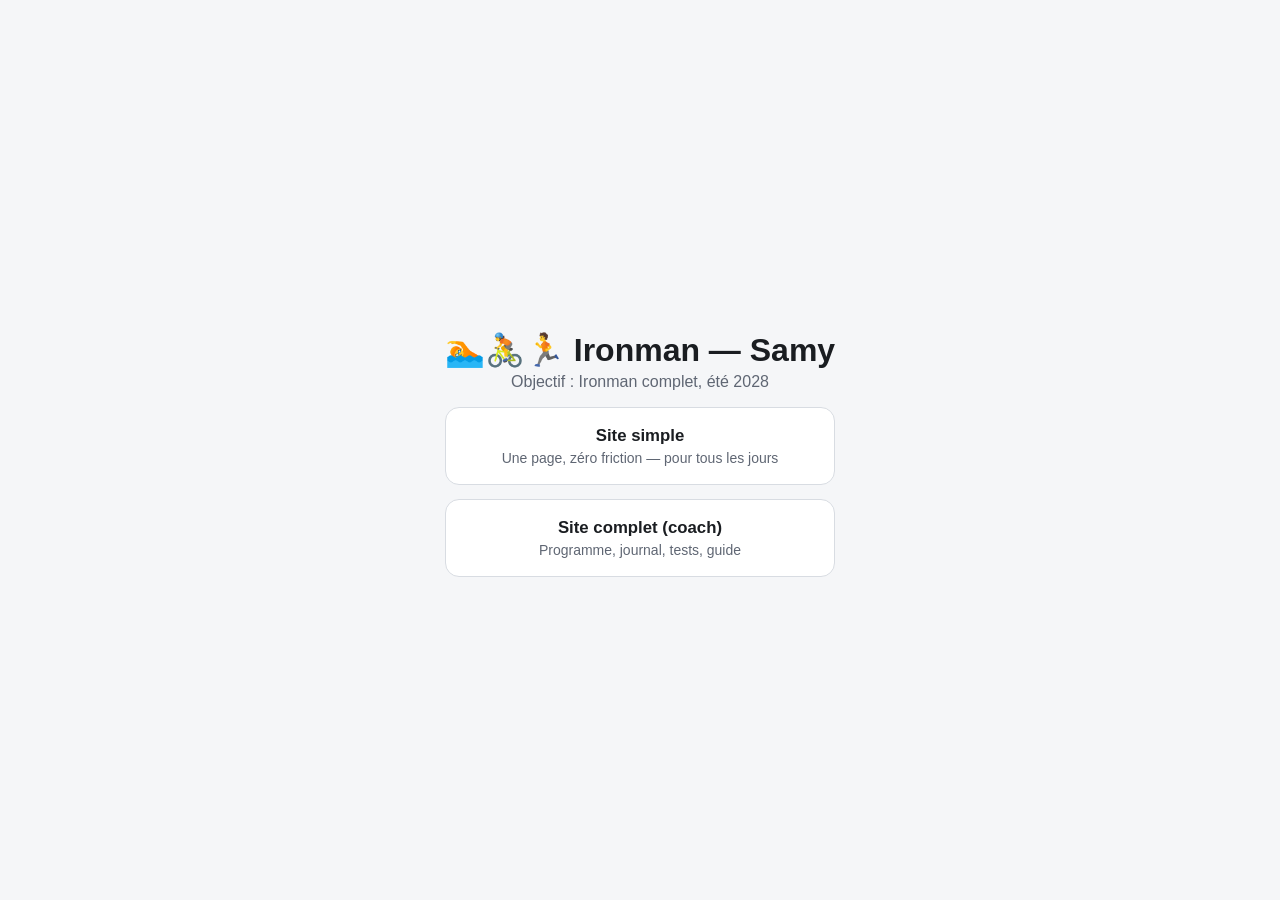
<file: index.html>
<!DOCTYPE html>
<html lang="fr">
<head>
  <meta charset="UTF-8">
  <meta name="viewport" content="width=device-width, initial-scale=1">
  <title>Ironman — Samy</title>
  <style>
    :root { color-scheme: light dark; }
    body { font-family: -apple-system, "Segoe UI", sans-serif; display: grid; place-items: center;
           min-height: 100vh; margin: 0; background: light-dark(#f5f6f8, #111418); color: light-dark(#1a1d21, #e8eaed); }
    main { text-align: center; padding: 24px; }
    h1 { font-size: 2rem; margin-bottom: 4px; }
    p  { color: light-dark(#5f6673, #9aa2ad); margin-top: 0; }
    a.carte { display: block; margin: 14px auto; padding: 18px 26px; max-width: 340px;
              border: 1px solid light-dark(#d8dce2, #2a2f36); border-radius: 14px;
              background: light-dark(#fff, #1a1f26); color: inherit; text-decoration: none;
              font-size: 1.05rem; font-weight: 600; }
    a.carte small { display: block; font-weight: 400; color: light-dark(#5f6673, #9aa2ad); margin-top: 4px; }
    a.carte:hover { border-color: #4a8cff; }
  </style>
</head>
<body>
<main>
  <h1>🏊🚴🏃 Ironman — Samy</h1>
  <p>Objectif : Ironman complet, été 2028</p>
  <a class="carte" href="ironman-simple/">Site simple
    <small>Une page, zéro friction — pour tous les jours</small></a>
  <a class="carte" href="ironman-coach/">Site complet (coach)
    <small>Programme, journal, tests, guide</small></a>
</main>
</body>
</html>
</file>
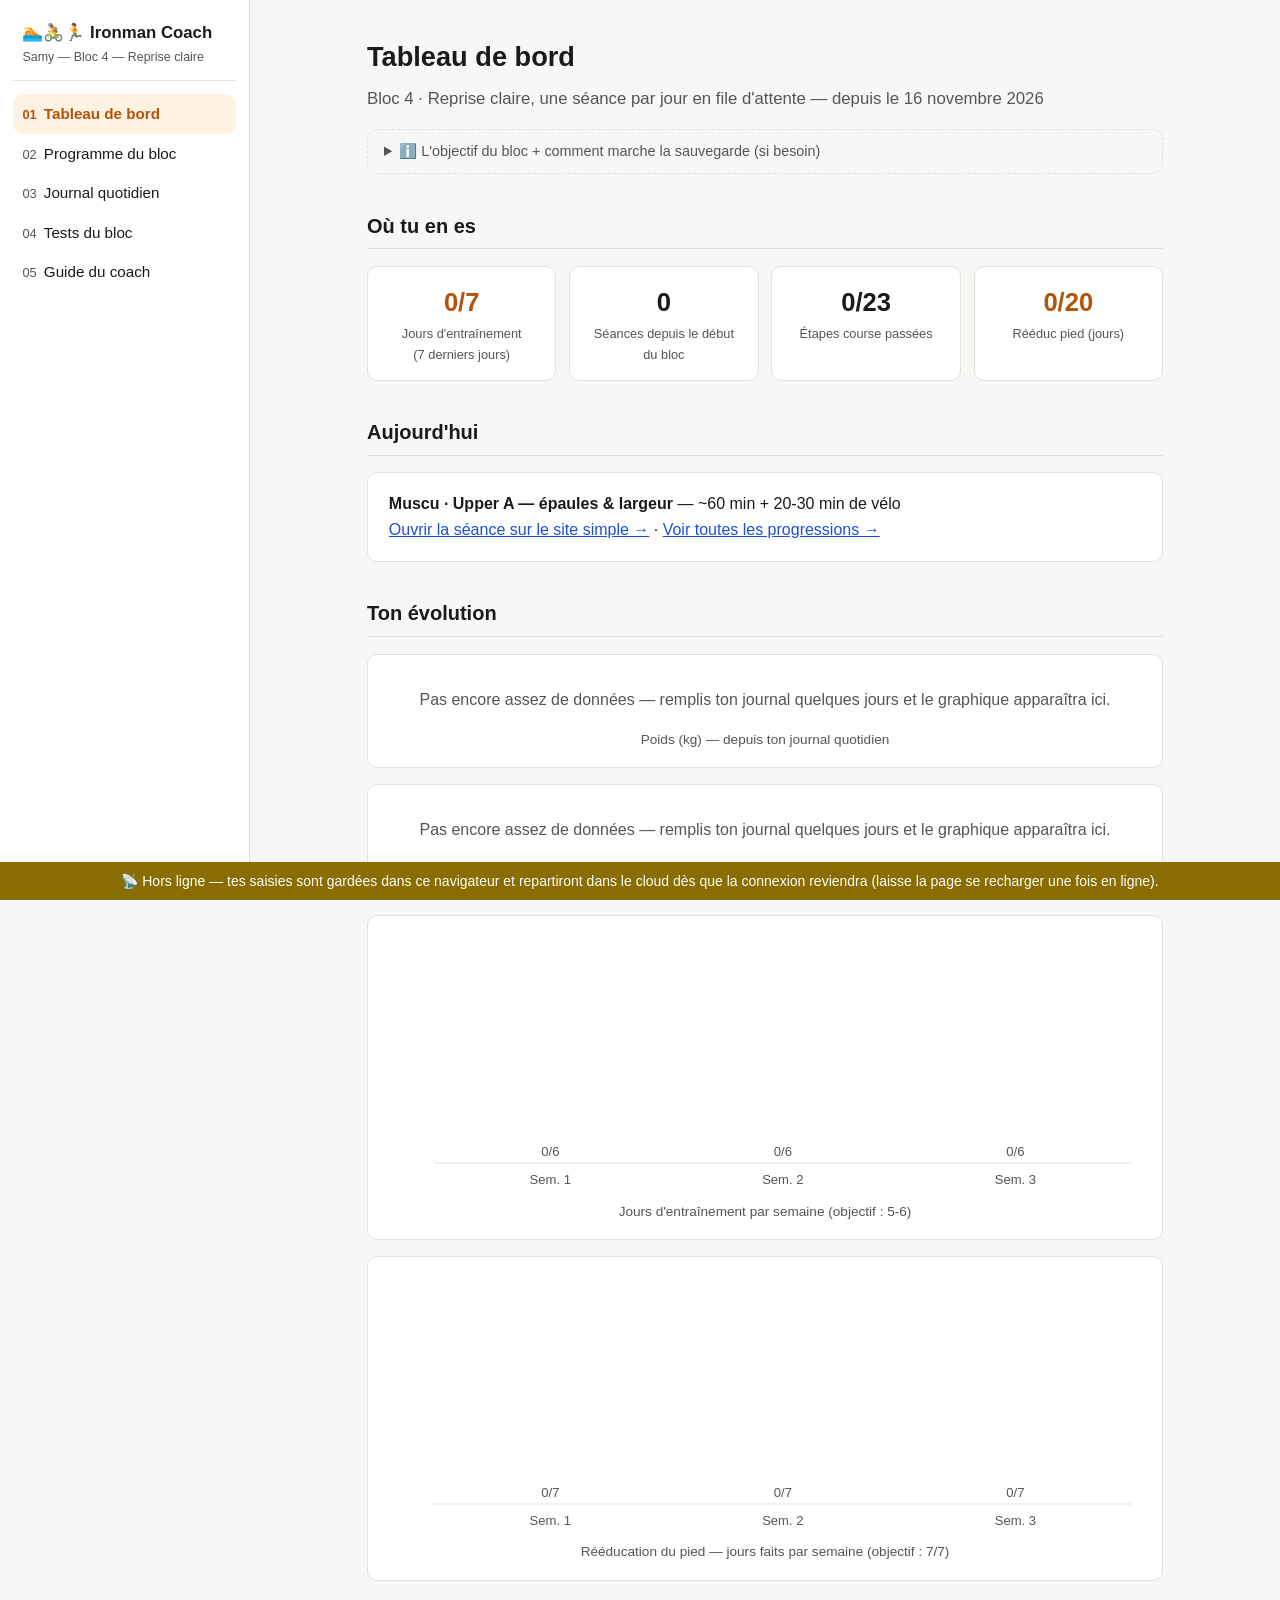
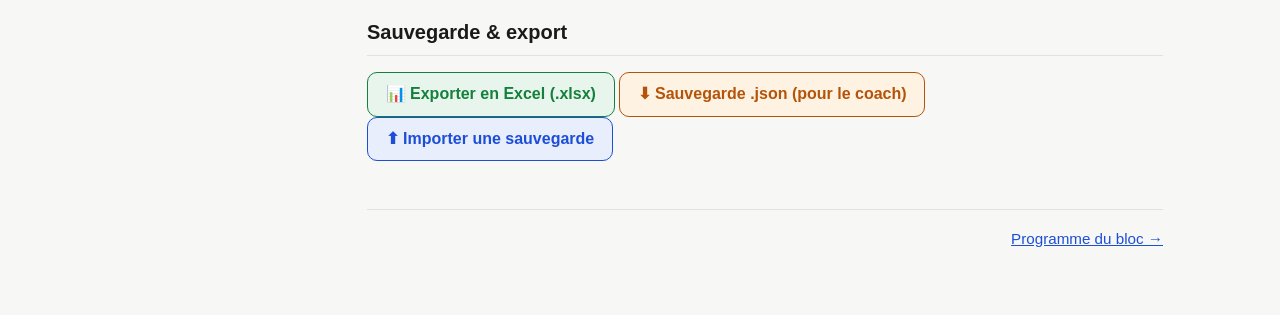
<file: ironman-coach/index.html>
<!DOCTYPE html>
<html lang="fr">
<head>
  <meta charset="UTF-8">
  <meta name="viewport" content="width=device-width, initial-scale=1">
  <title>Tableau de bord — Ironman Coach</title>
  <link rel="stylesheet" href="assets/style.css">
</head>
<body>
<div class="layout">
  <nav class="sidebar"></nav>

  <main class="content">
    <h1>Tableau de bord</h1>
    <p class="lead">Bloc 4 · Reprise claire, une séance par jour en file d'attente — depuis le 16 novembre 2026</p>

    <details class="aide">
      <summary>ℹ️ L'objectif du bloc + comment marche la sauvegarde (si besoin)</summary>
      <p id="objectif-bloc"></p>
      <p>Tout ce que tu saisis est sauvegardé automatiquement dans ton navigateur
      (« ✓ sauvegardé » apparaît en bas à droite). Le bouton « Exporter » en bas de
      cette page crée deux fichiers : l'<strong>Excel</strong> (lisible, multi-feuilles,
      TOUS les blocs depuis le début — parfait à envoyer à un pote) et le
      <strong>.json</strong> (sauvegarde technique complète, à m'envoyer pour analyse
      et à réimporter si besoin). Exporte au moins 1×/semaine. L'historique des blocs
      passés est inclus automatiquement dans chaque export.</p>
    </details>

    <!-- Statistiques calculées en direct depuis tes données -->
    <h2>Où tu en es</h2>
    <div class="stats" id="stats"></div>

    <!-- La semaine en cours : vue compacte, statut modifiable directement -->
    <h2 id="titre-semaine">Aujourd'hui</h2>
    <div id="cette-semaine"></div>

    <!-- Graphiques -->
    <h2>Ton évolution</h2>
    <figure class="chart">
      <div id="chart-poids"></div>
      <figcaption>Poids (kg) — depuis ton journal quotidien</figcaption>
    </figure>
    <figure class="chart">
      <div id="chart-pied-douleur"></div>
      <figcaption>Douleur pied au réveil (0-10) — l'indicateur n°1 du mois : elle doit rester basse ou descendre</figcaption>
    </figure>
    <figure class="chart">
      <div id="chart-seances"></div>
      <figcaption>Jours d'entraînement par semaine (objectif : 5-6)</figcaption>
    </figure>
    <figure class="chart">
      <div id="chart-pied"></div>
      <figcaption>Rééducation du pied — jours faits par semaine (objectif : 7/7)</figcaption>
    </figure>

    <!-- Sauvegarde -->
    <h2>Sauvegarde &amp; export</h2>
    <p>
      <button class="btn vert" onclick="exporterExcel()">📊 Exporter en Excel (.xlsx)</button>
      <button class="btn" onclick="exportJSON()">⬇ Sauvegarde .json (pour le coach)</button>
      <label class="btn bleu" style="cursor:pointer">
        ⬆ Importer une sauvegarde
        <input type="file" accept=".json" style="display:none"
               onchange="if(this.files[0]) importJSON(this.files[0])">
      </label>
    </p>
  </main>
</div>

<script src="assets/sync-fichier.js"></script>
<script src="assets/programme-data.js"></script>
<script src="assets/file-seances.js"></script>
<script src="assets/main.js"></script>
<script src="assets/charts.js"></script>
<script src="assets/seance.js"></script>
<script src="assets/vendor/xlsx.full.min.js"></script>
<script src="assets/export.js"></script>
<script>
/* ---------- Logique propre au tableau de bord ----------
   Tout est recalculé à chaque chargement ET à chaque modification
   (événement "state:change" émis par main.js).
   Les séances OPTIONNELLES (optionnel: true) sont du bonus :
   exclues de l'assiduité et des graphiques de complétion. */
"use strict";

/* Bloc en file d'attente : on compte ce qui a été FAIT, sur 7 jours glissants */
function calculerStats() {
  const auj = aujourdhuiISO();
  const sept = activitesEntre(state, decalerDate(auj, -6), auj);
  const total = activites(state).length;
  const etape = Math.min(prochaineEtape(state, "course", auj), COURSE_ETAPES.length);
  const dates = datesDuBloc().filter(d => d <= auj);
  const piedFaits = dates.filter(d => state[`journal.${d}.pied`]).length;
  document.getElementById("stats").innerHTML = `
    <div class="stat ${new Set(sept.map(a => a.date)).size >= 5 ? "ok" : "warn"}">
      <div class="val">${new Set(sept.map(a => a.date)).size}/7</div><div class="lab">Jours d'entraînement<br>(7 derniers jours)</div></div>
    <div class="stat"><div class="val">${total}</div><div class="lab">Séances depuis le début du bloc</div></div>
    <div class="stat"><div class="val">${etape}/${COURSE_ETAPES.length}</div><div class="lab">Étapes course passées</div></div>
    <div class="stat ${dates.length === 0 || piedFaits / Math.max(dates.length, 1) >= 0.8 ? "ok" : "warn"}">
      <div class="val">${piedFaits}/${dates.length}</div><div class="lab">Rééduc pied (jours)</div></div>`;
}

function decalerDate(iso, n) { return fsDecaler(iso, n); }

function afficherSemaine() {
  const p = planDuJour(state, aujourdhuiISO());
  const el = document.getElementById("cette-semaine");
  const txt = p.etat === "seance" && p.seance ? `<strong>${p.seance.titre}</strong> — ${p.seance.duree}`
    : p.etat === "fait" ? "Séance du jour faite ✓" : p.etat === "termine" ? "Bloc terminé 🎉" : "Repos / jour off";
  el.innerHTML = `<div class="card">${txt}<br><a href="../ironman-simple/">Ouvrir la séance sur le site simple →</a>
    · <a href="programme.html">Voir toutes les progressions →</a></div>`;
}

function dessinerGraphiques() {
  const dates = datesDuBloc();
  // Poids : un point par jour du bloc (ignorés si vides)
  ligneSVG("#chart-poids", dates.map(d => ({
    x: d.slice(8, 10) + "/" + d.slice(5, 7),
    y: state[`journal.${d}.poids`] || null,
  })), { unite: "kg", decimales: 1 });

  // Douleur pied au réveil : LE capteur du mois de la reprise course
  ligneSVG("#chart-pied-douleur", dates.map(d => {
    const v = state[`journal.${d}.pied_douleur`];
    return { x: d.slice(8, 10) + "/" + d.slice(5, 7), y: (v === undefined || v === "") ? null : v };
  }), { unite: "/10", decimales: 0 });

  // Jours d'entraînement par semaine (file d'attente : ce qui a été fait)
  const acts = activites(state);
  barresSVG("#chart-seances", BLOC.semaines.map((sem, wi) => ({
    x: "Sem. " + sem.num,
    y: new Set(acts.filter(a => dates.slice(wi * 7, wi * 7 + 7).includes(a.date)).map(a => a.date)).size,
    max: 6,
  })).filter((_, wi) => dates[wi * 7] <= aujourdhuiISO()));

  // Rééduc pied par semaine
  barresSVG("#chart-pied", BLOC.semaines.map((sem, wi) => ({
    x: "Sem. " + sem.num,
    y: dates.slice(wi * 7, wi * 7 + 7).filter(d => state[`journal.${d}.pied`]).length,
    max: 7,
  })).filter((_, wi) => dates[wi * 7] <= aujourdhuiISO()));
}

function rafraichir() { calculerStats(); dessinerGraphiques(); }

document.addEventListener("DOMContentLoaded", () => {
  document.getElementById("objectif-bloc").textContent = BLOC.objectifBloc;
  afficherSemaine();
  rafraichir();
});
document.addEventListener("state:change", rafraichir);
</script>
</body>
</html>
</file>
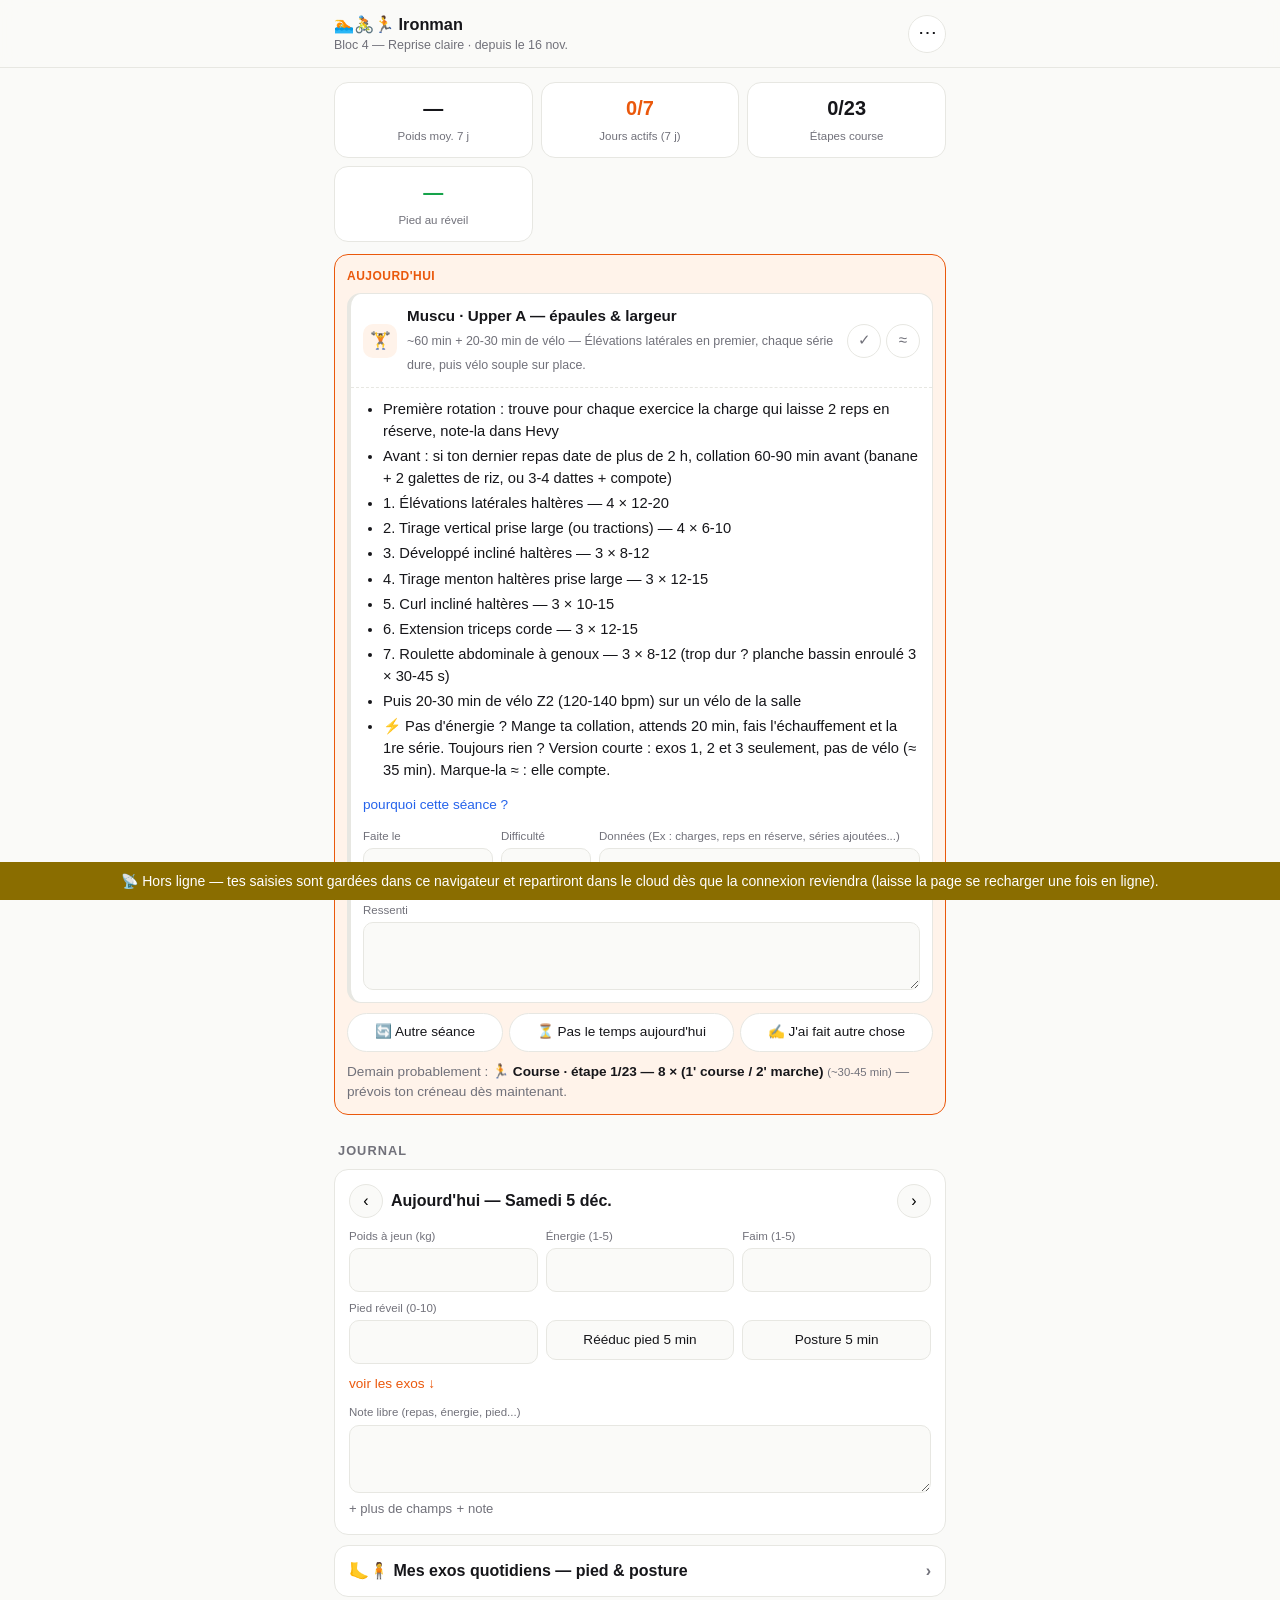
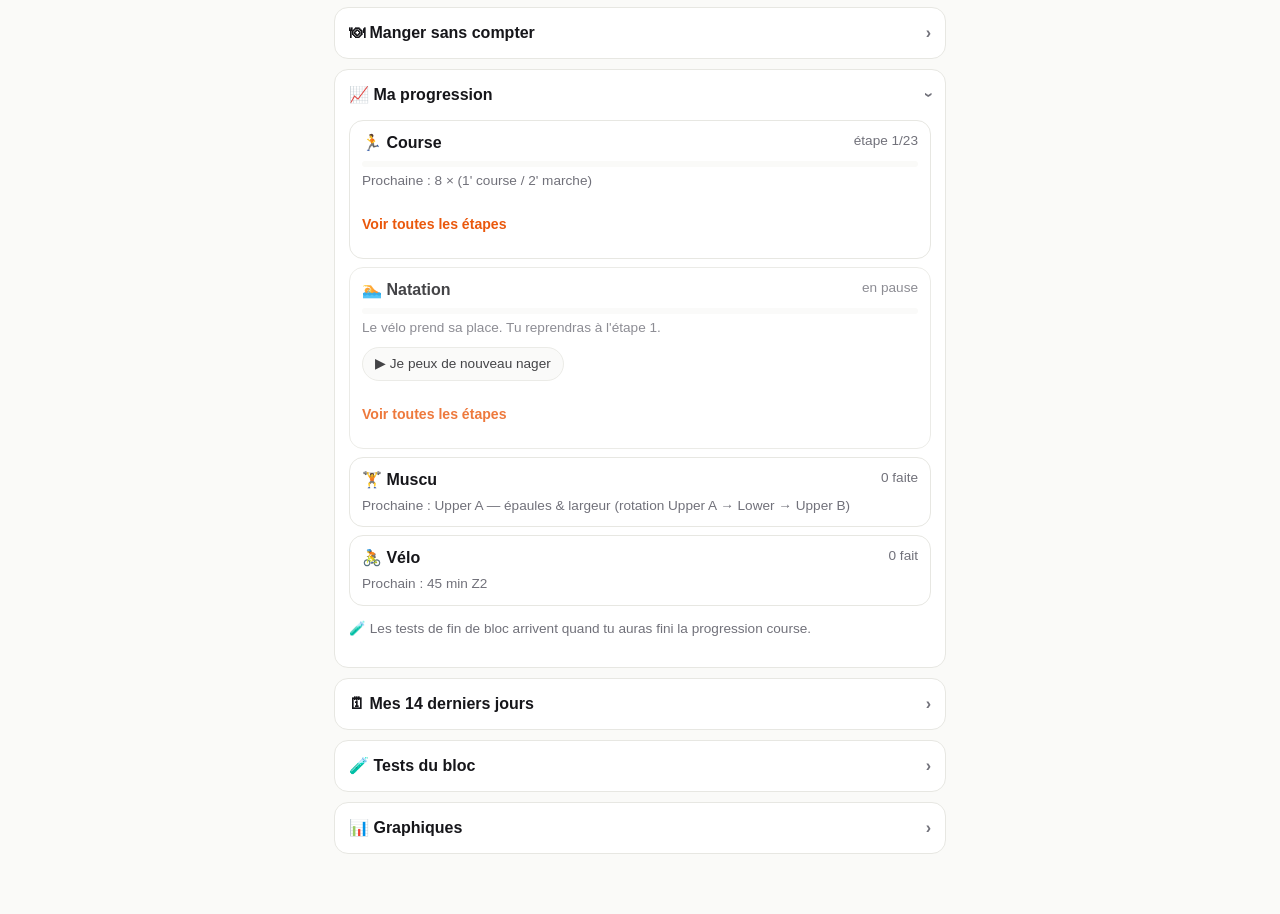
<file: ironman-simple/index.html>
<!DOCTYPE html>
<html lang="fr">
<head>
  <meta charset="UTF-8">
  <meta name="viewport" content="width=device-width, initial-scale=1">
  <title>Ironman — Samy</title>
  <link rel="stylesheet" href="app.css">
</head>
<body>

<header>
  <div class="topbar">
    <div class="titre">🏊🚴🏃 Ironman<small id="sous-titre"></small></div>
    <details class="menu" id="menu">
      <summary title="Menu">⋯</summary>
      <div class="menu-liste">
        <button onclick="exporterExcel(); menu.open=false">📊 Exporter en Excel</button>
        <button onclick="exportJSON(); menu.open=false">💾 Sauvegarde .json (coach)</button>
        <label>📥 Importer une sauvegarde
          <input type="file" accept=".json" style="display:none" onchange="if(this.files[0]) importJSON(this.files[0])">
        </label>
        <button onclick="document.getElementById('dlg-aide').showModal(); menu.open=false">ℹ️ Aide &amp; règles</button>
        <button onclick="ouvrirArchives(); menu.open=false">🗄 Blocs passés (archives)</button>
        <button onclick="location.href='../ironman-coach/index.html'">🗂 Version complète du site</button>
      </div>
    </details>
  </div>
</header>

<main>
  <!-- Pastilles de stats -->
  <div class="stats" id="stats"></div>

  <!-- La séance du jour : la seule chose à regarder en ouvrant le site -->
  <div class="carte-auj" id="aujourdhui"></div>

  <!-- Journal rapide du jour -->
  <h2>Journal</h2>
  <div class="carte" id="carte-jour"></div>

  <!-- Routines quotidiennes : pied + posture, repliées -->
  <details class="section" id="section-routines">
    <summary>🦶🧍 Mes exos quotidiens — pied &amp; posture <span class="chevron">›</span></summary>
    <div class="contenu-section" id="liste-routines"></div>
  </details>

  <!-- Nutrition sans compter, repliée -->
  <details class="section" id="section-nutrition">
    <summary>🍽 Manger sans compter <span class="chevron">›</span></summary>
    <div class="contenu-section" id="liste-nutrition"></div>
  </details>

  <!-- Progression de chaque sport -->
  <details class="section" id="section-progression" open>
    <summary>📈 Ma progression <span class="chevron">›</span></summary>
    <div class="contenu-section" id="progression"></div>
  </details>

  <!-- Ce qui a été fait ces 14 derniers jours -->
  <details class="section" id="section-historique">
    <summary>🗓 Mes 14 derniers jours <span class="chevron">›</span></summary>
    <div class="contenu-section seances" id="historique"></div>
  </details>

  <!-- Tests (repliés) -->
  <details class="section" id="section-tests">
    <summary>🧪 Tests du bloc <span class="chevron">›</span></summary>
    <div class="contenu-section" id="liste-tests"></div>
  </details>

  <!-- Progression (repliée) -->
  <details class="section">
    <summary>📊 Graphiques <span class="chevron">›</span></summary>
    <div class="contenu-section graphs" id="graphs"></div>
  </details>
</main>

<!-- Aide : tout ce qu'il faut savoir, UNE fois, hors du chemin -->
<dialog id="dlg-aide">
  <button class="fermer" onclick="this.closest('dialog').close()">✕</button>
  <h3>L'essentiel</h3>
  <p><b>Chaque jour, le site te propose UNE séance</b>, dans le cadre en haut : le sport le plus en retard sur tes 7 derniers jours (objectif : 3 muscu, 2 courses, 1 vélo, 1 à 2 natations). Tu l'ouvres, tu la fais, tu tapes ✓.</p>
  <p><b>Rater un jour ne casse rien.</b> Chaque sport avance par étapes : demain, tu reprends exactement où tu en étais. Jamais deux séances le même jour pour rattraper.</p>
  <p><b>✓</b> = faite en entier, l'étape avance. <b>≈</b> = version courte ou adaptée : elle compte, mais la prochaine fois tu refais la même étape. Re-taper = annuler.</p>
  <p><b>🔄 Autre séance</b> si celle du jour ne te va pas. <b>⏳ Pas le temps aujourd'hui</b> pour un jour off. <b>✍️ J'ai fait autre chose</b> pour noter ce que tu as vraiment fait (il compte dans ta semaine).</p>
  <p><b>Le pied est protégé tout seul</b> : 48 h entre deux courses, jamais de course juste avant ou après le Lower, et une étape en moins après 10 jours sans courir. Douleur &gt; 3/10 pendant = stop au milieu, ≈.</p>
  <p><b>Natation en pause</b> tant que tu ne peux pas nager : le vélo la remplace. Réactive-la dans « Ma progression ».</p>
  <p><b>Manger :</b> sans compter, détail dans « 🍽 Manger sans compter ». <b>Chaque matin (20 s) :</b> poids, énergie et faim de 1 à 5, douleur pied au réveil, rééduc pied + posture.</p>
  <p><b>Les tests</b> arrivent quand tu as fini la progression course : le site te les propose.</p>
  <p><b>Sauvegarde :</b> tout est automatique. Excel = à partager / archiver. .json = à envoyer au coach chaque dimanche.</p>
  <p style="color:var(--texte-2)">Pour les explications détaillées de chaque séance : bouton « pourquoi ? » dans la séance, ou la version complète du site (menu ⋯).</p>
</dialog>

<!-- Archives des blocs passés -->
<dialog id="dlg-archives">
  <button class="fermer" onclick="this.closest('dialog').close()">✕</button>
  <h3>Blocs passés</h3>
  <p class="aj-note">Rien n'est jamais effacé : chaque bloc garde ses données, dans le cloud et dans les exports.</p>
  <div id="archives-contenu"></div>
</dialog>

<!-- « J'ai fait autre chose » -->
<dialog id="dlg-libre">
  <button class="fermer" onclick="this.closest('dialog').close()">✕</button>
  <h3>J'ai fait autre chose</h3>
  <form onsubmit="enregistrerLibre(event)" class="form-libre">
    <label class="champ"><span>Quel sport ?</span>
      <select id="libre-type">
        <option value="velo">🚴 Vélo</option><option value="muscu">🏋️ Muscu</option>
        <option value="course">🏃 Course</option><option value="natation">🏊 Natation</option>
        <option value="marche">🚶 Marche</option><option value="autre">✨ Autre</option>
      </select></label>
    <label class="champ"><span>Quoi, combien de temps ?</span>
      <input id="libre-titre" type="text" placeholder="Ex : 40 min de vélo zone 2"></label>
    <label class="champ"><span>Quand ?</span><input id="libre-date" type="date"></label>
    <p class="aj-note">Ça compte dans ta semaine (le site en tient compte pour la suite), mais ça ne fait pas avancer les étapes.</p>
    <button type="submit" class="btn-principal">Enregistrer</button>
  </form>
</dialog>

<div id="toast">✓ sauvegardé</div>

<!-- Les DONNÉES et l'EXPORT sont partagés avec le site complet : une seule source de vérité.
     sync-fichier.js DOIT être chargé en premier : il fournit STORE_KEY et charge
     les données depuis le fichier disque avant le démarrage des autres scripts. -->
<script src="../ironman-coach/assets/sync-fichier.js"></script>
<script src="../ironman-coach/assets/programme-data.js"></script>
<script src="../ironman-coach/assets/file-seances.js"></script>
<script src="app.js"></script>
<script src="../ironman-coach/assets/vendor/xlsx.full.min.js"></script>
<script src="../ironman-coach/assets/export.js"></script>
</body>
</html>
</file>
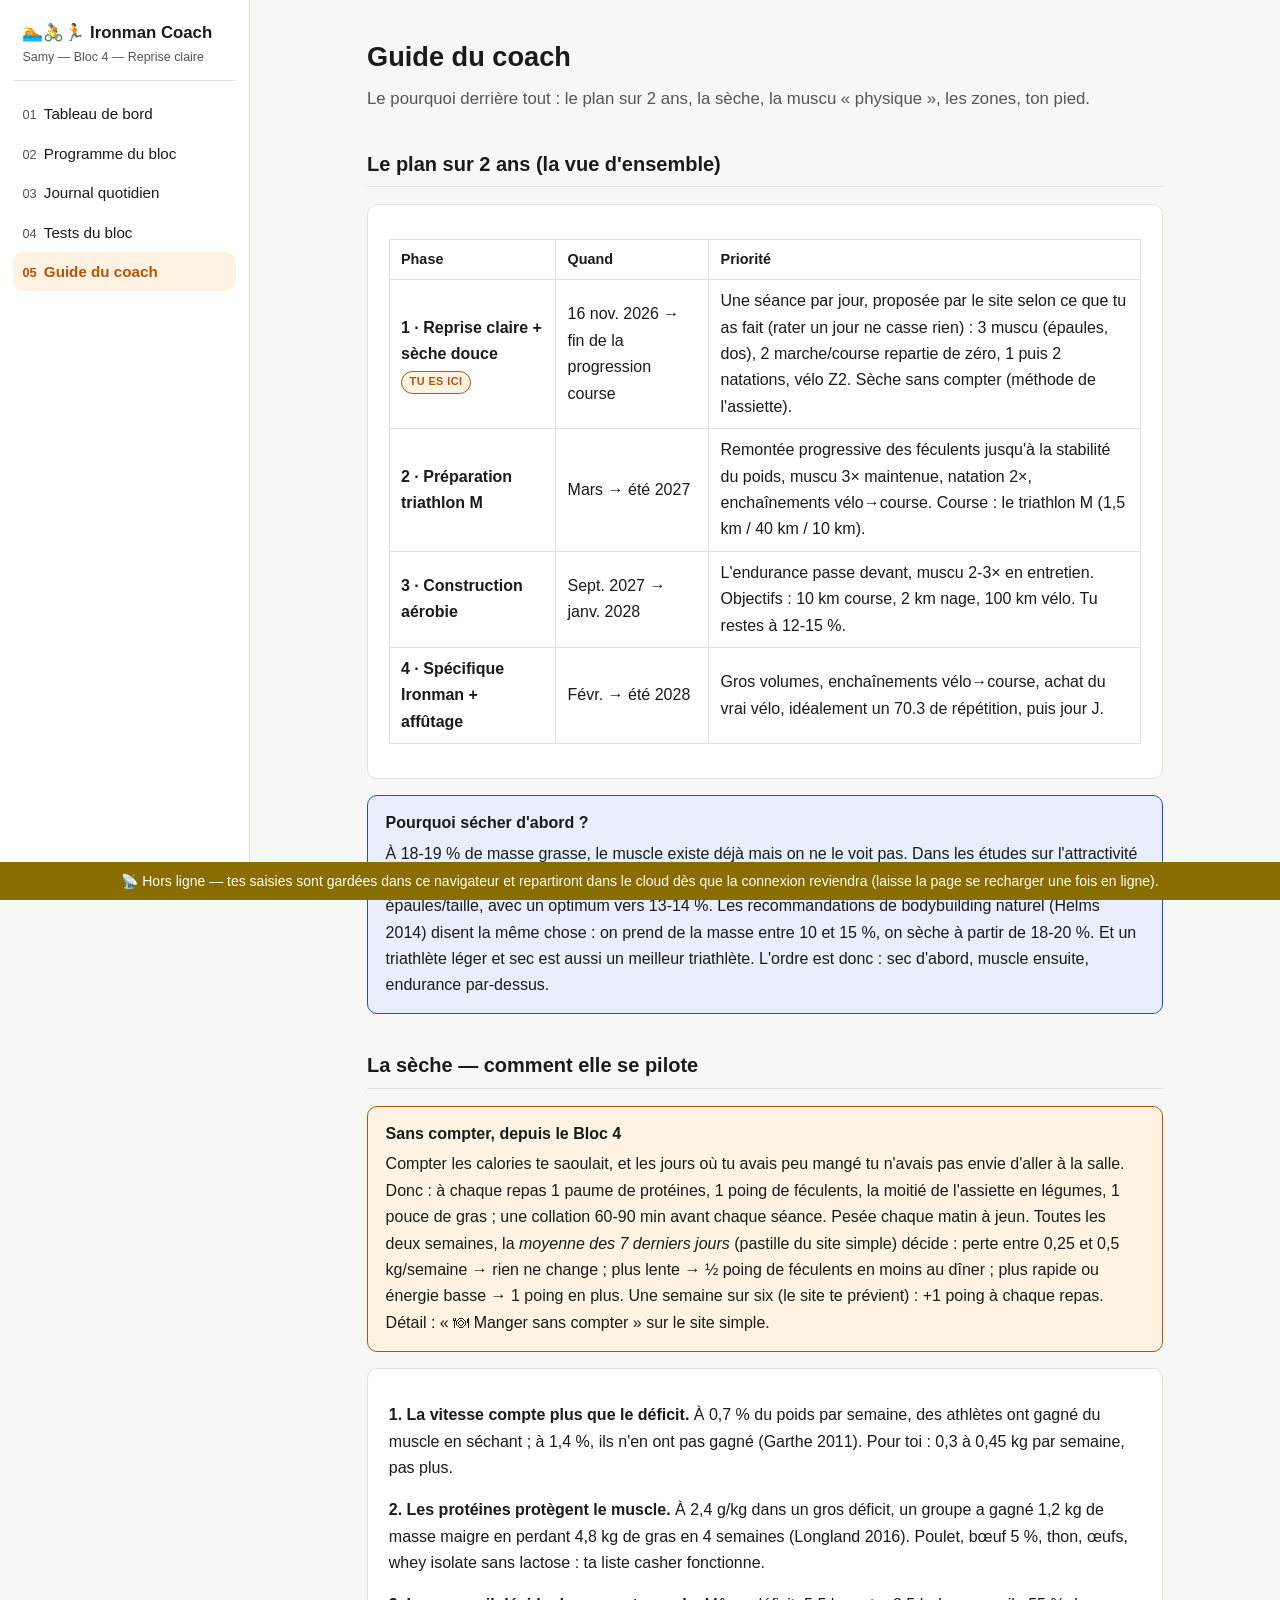
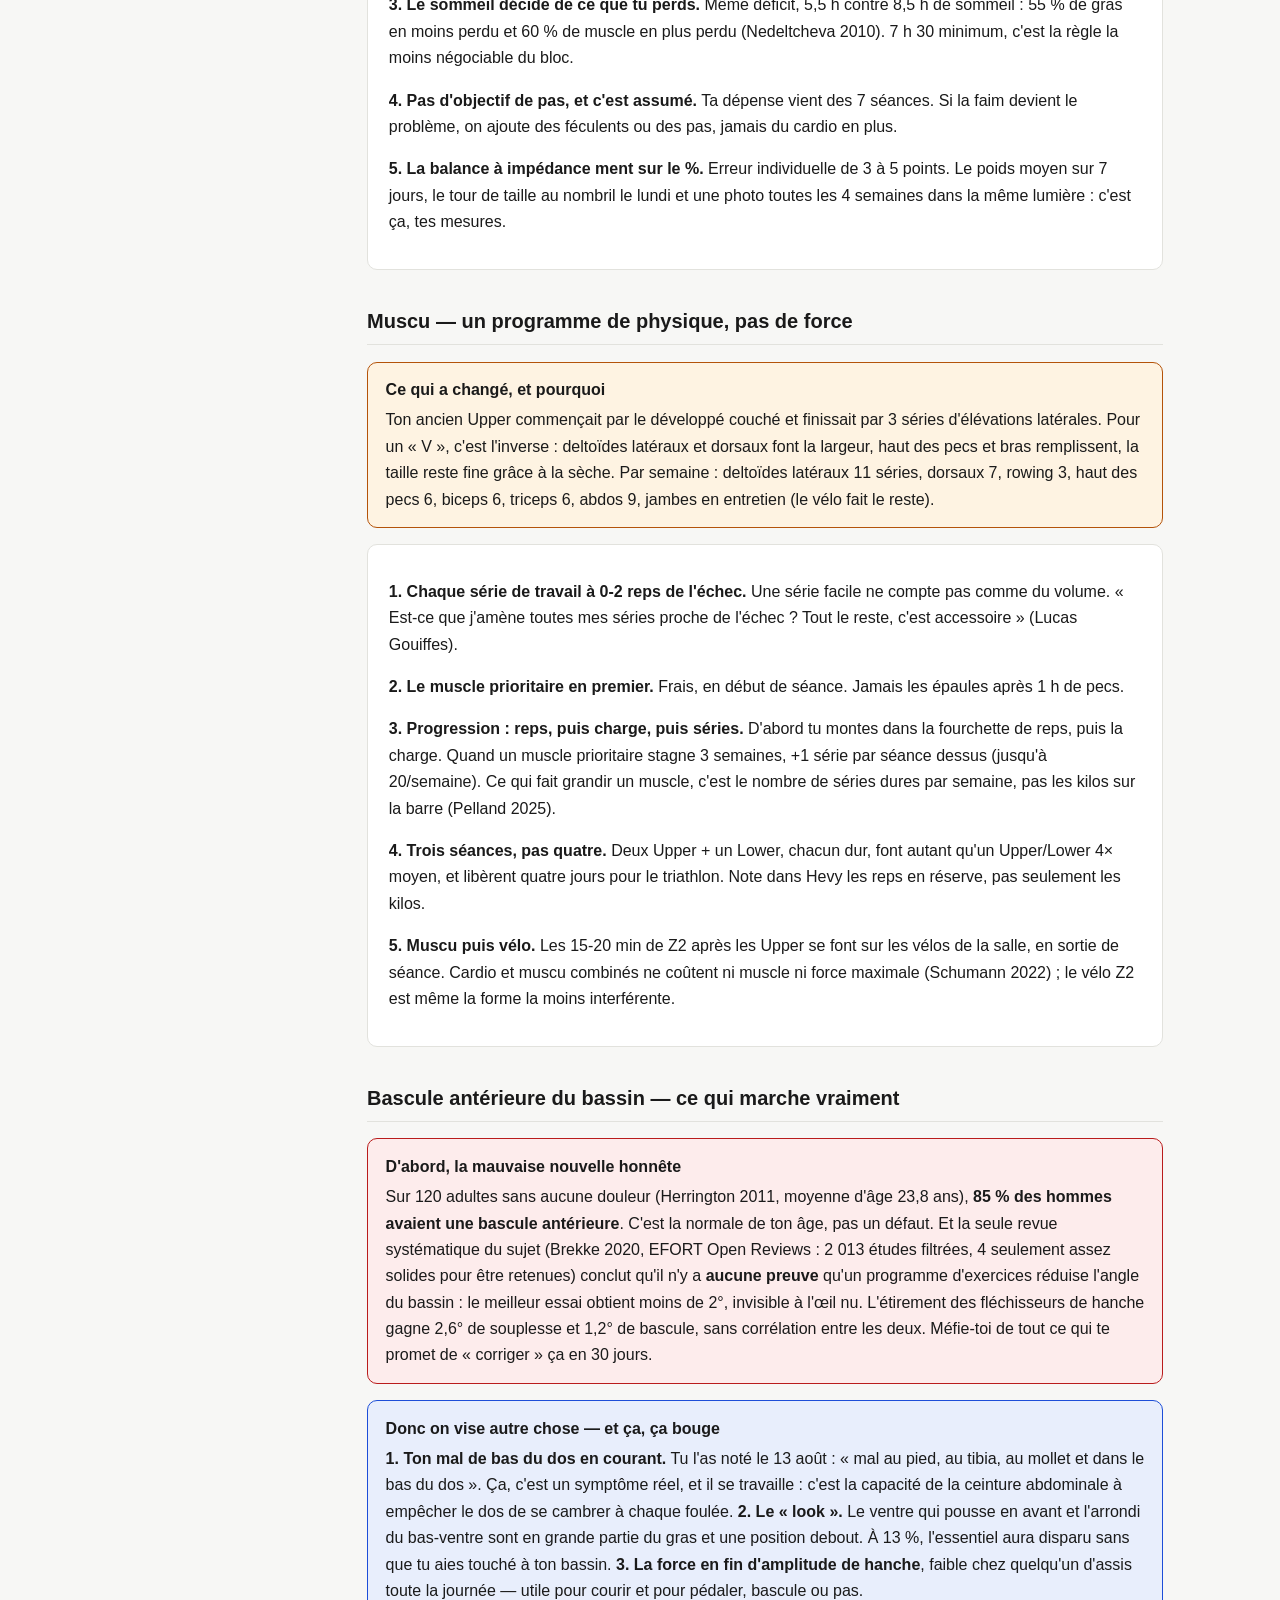
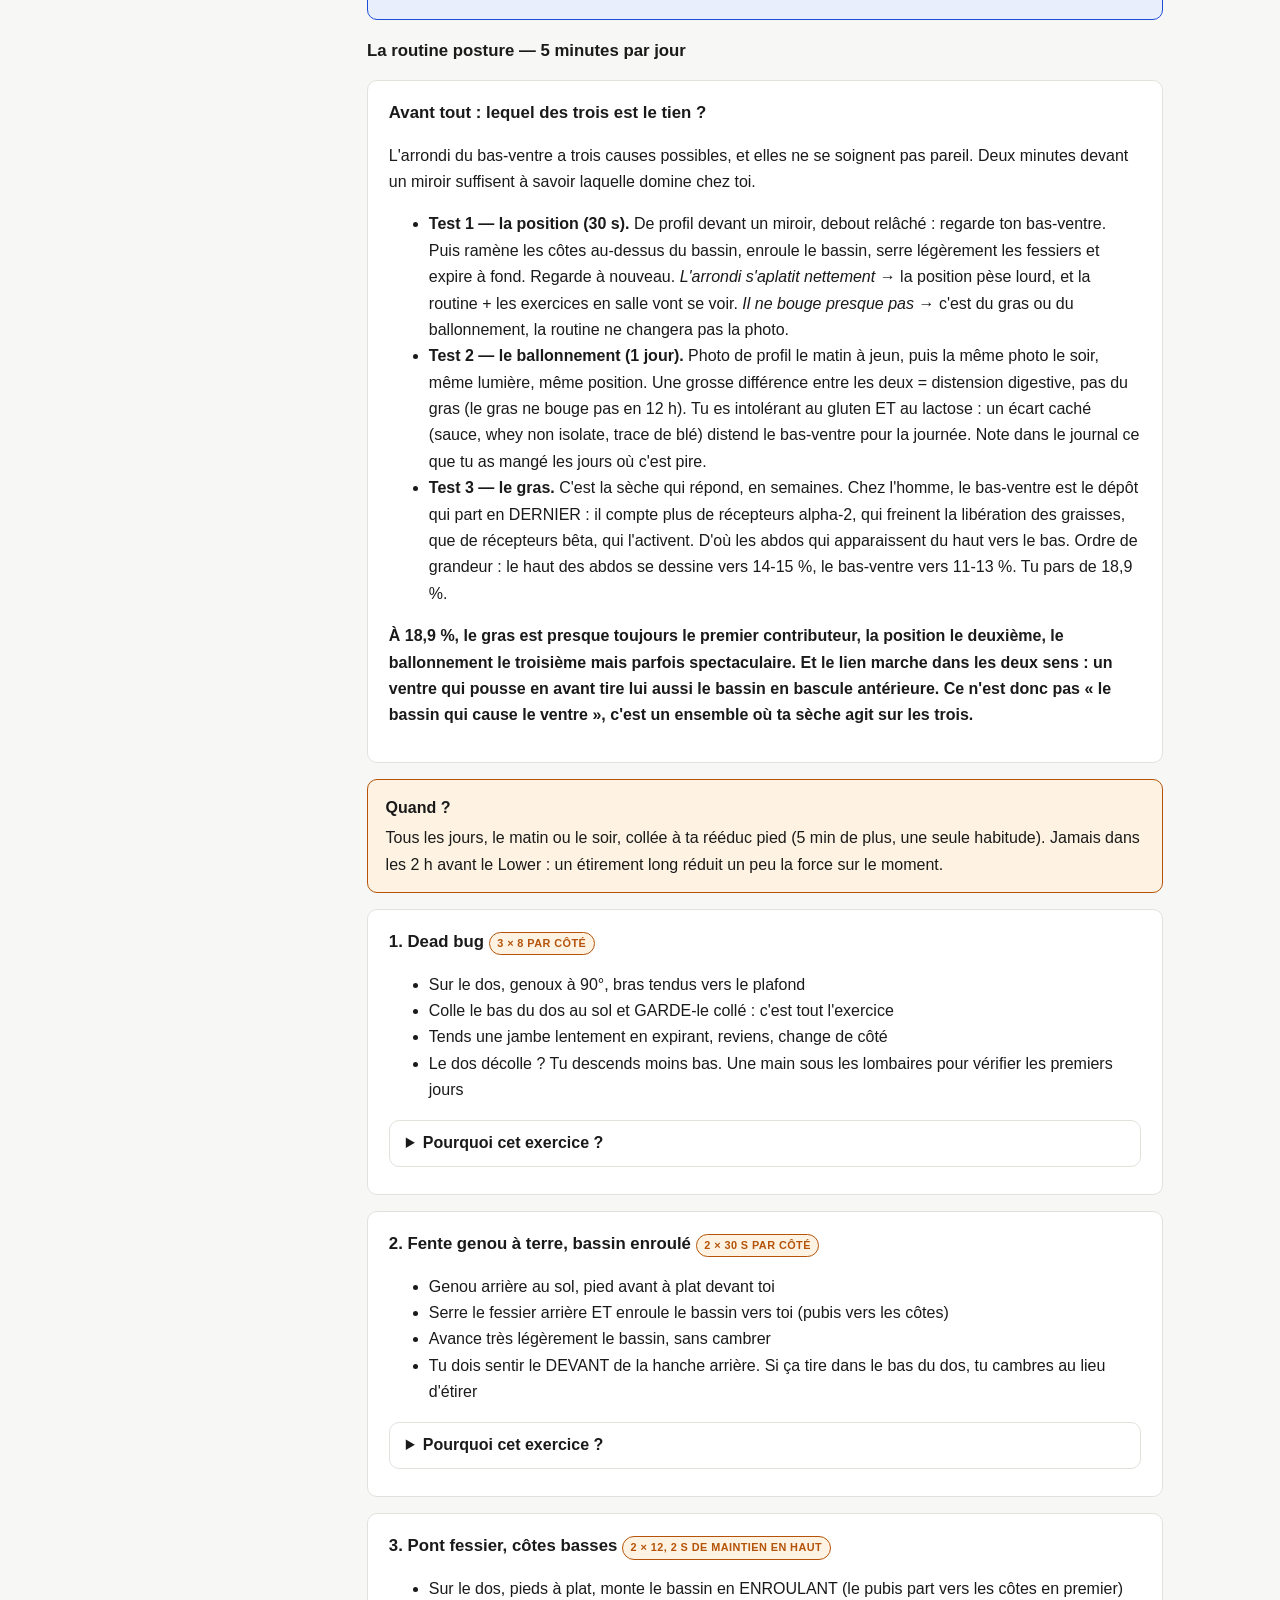
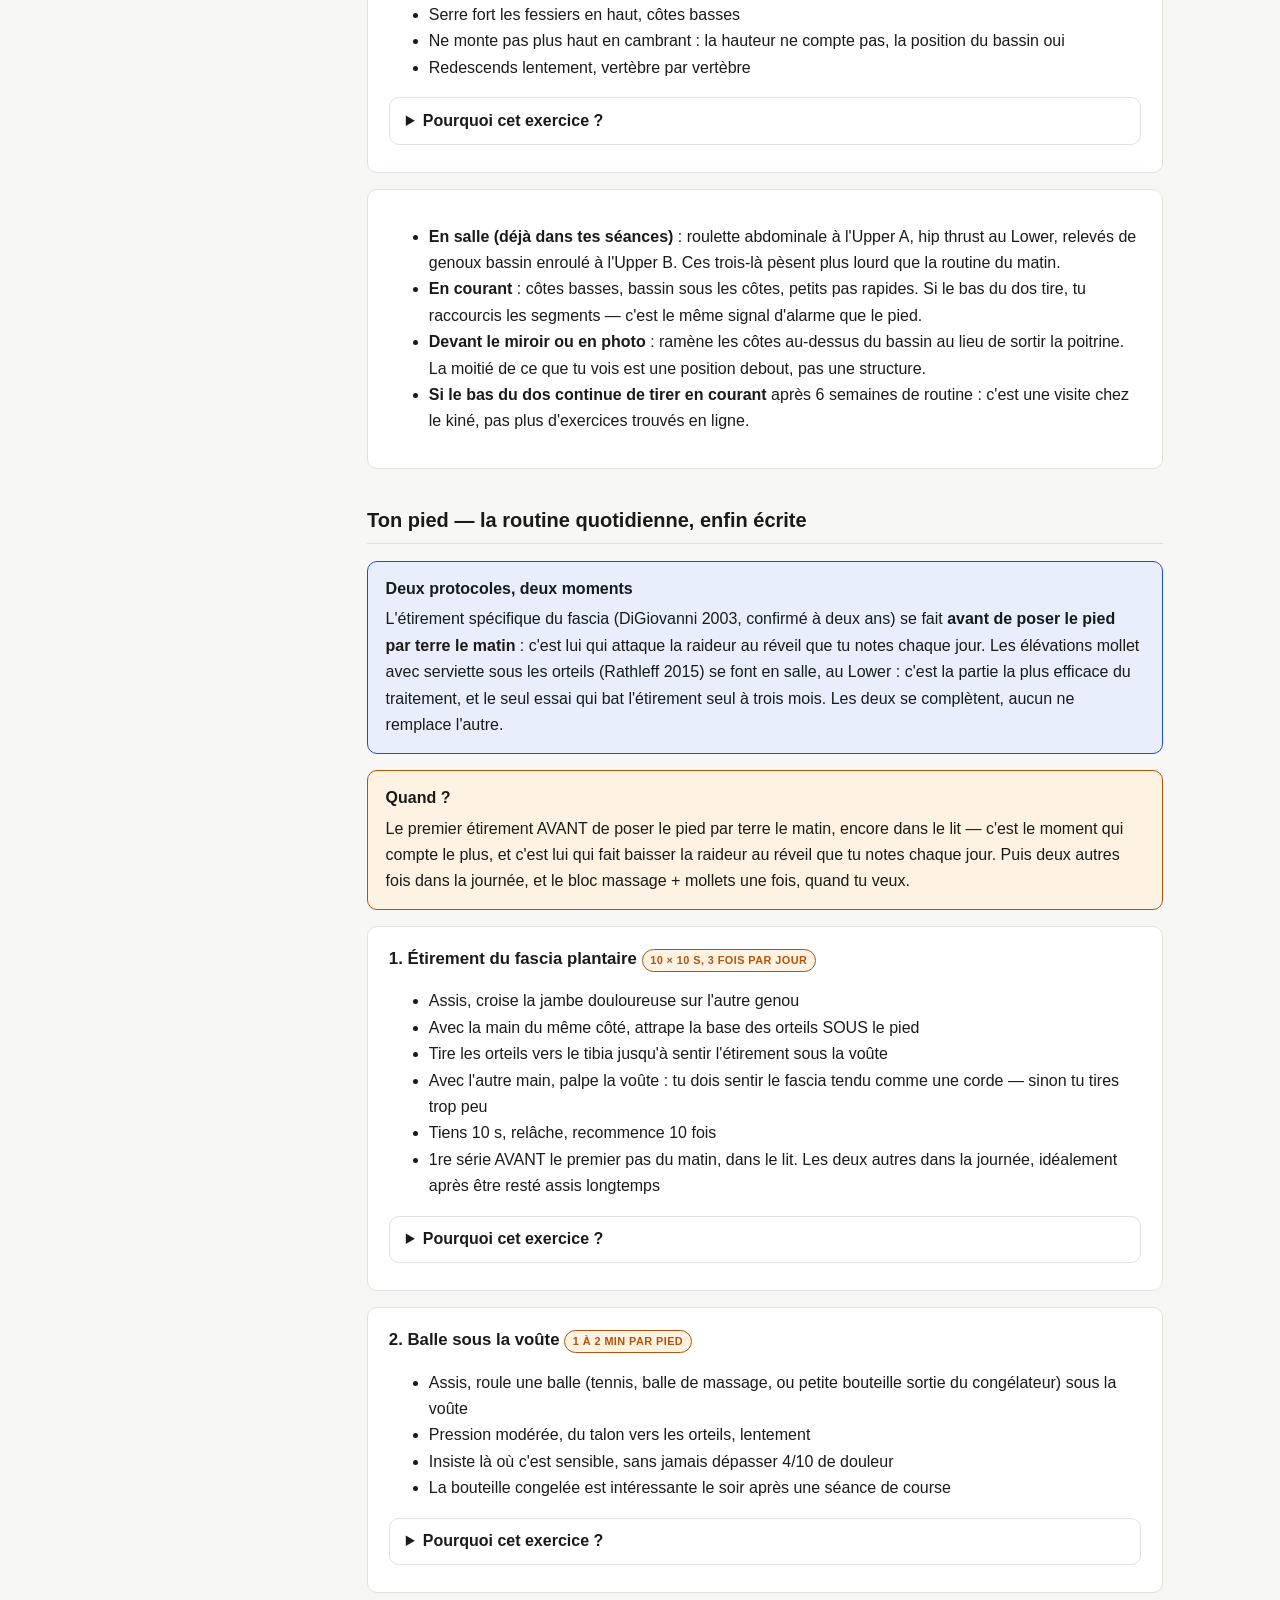
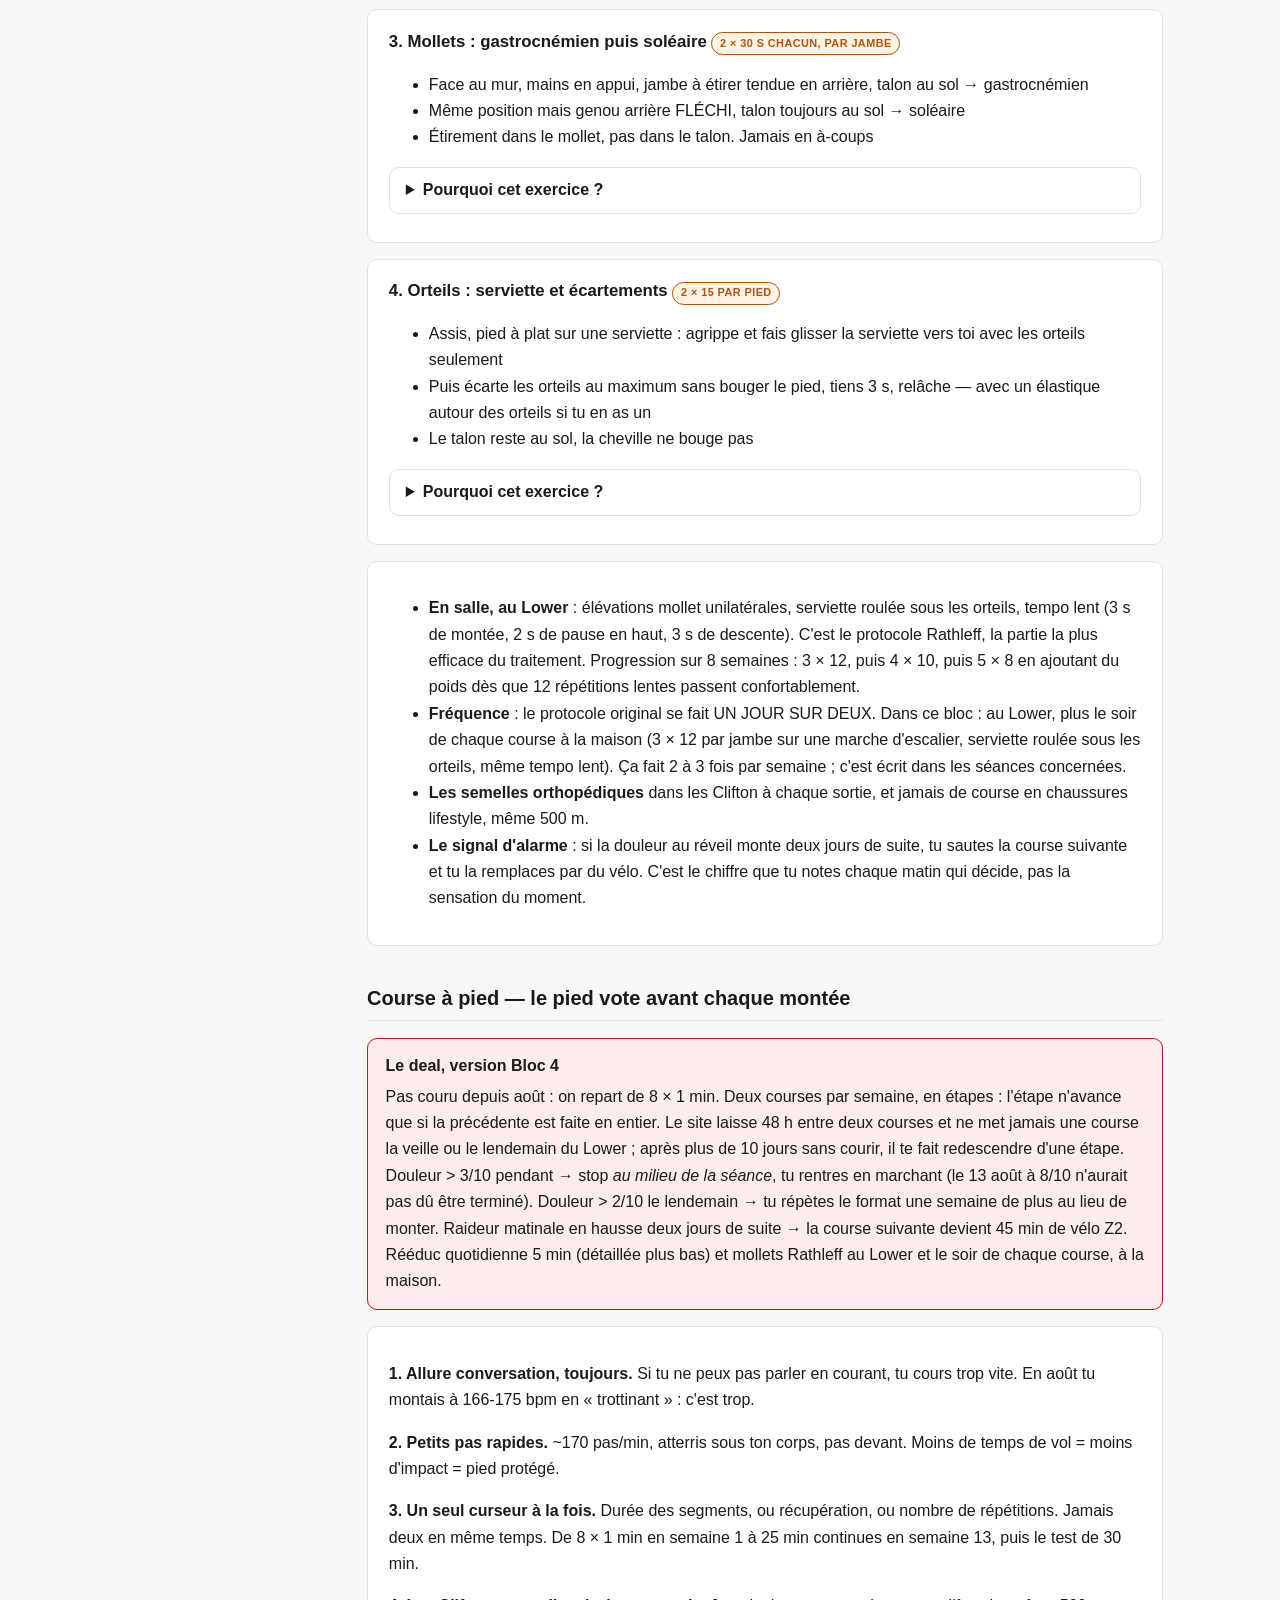
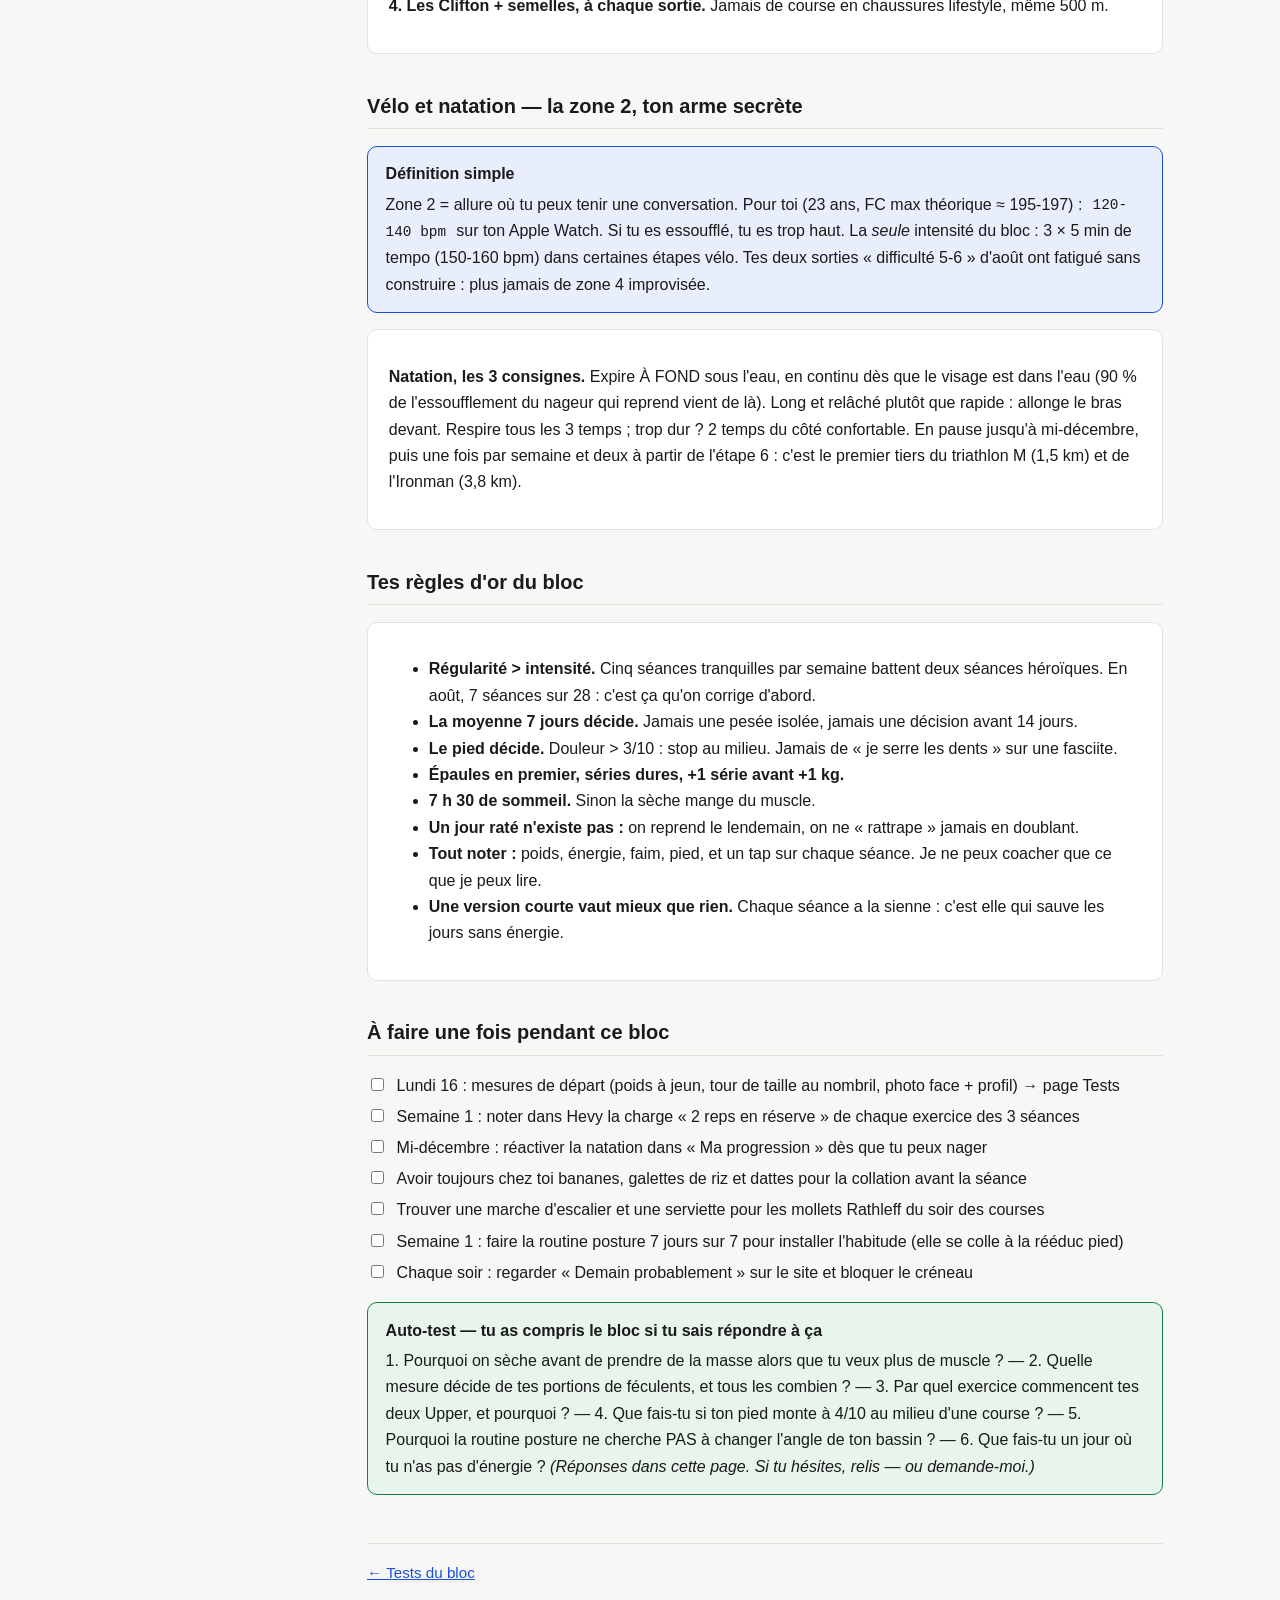
<file: ironman-coach/guide.html>
<!DOCTYPE html>
<html lang="fr">
<head>
  <meta charset="UTF-8">
  <meta name="viewport" content="width=device-width, initial-scale=1">
  <title>Guide du coach — Ironman Coach</title>
  <link rel="stylesheet" href="assets/style.css">
</head>
<body>
<div class="layout">
  <nav class="sidebar"></nav>

  <main class="content">
    <h1>Guide du coach</h1>
    <p class="lead">Le pourquoi derrière tout : le plan sur 2 ans, la sèche, la muscu « physique », les zones, ton pied.</p>

    <h2>Le plan sur 2 ans (la vue d'ensemble)</h2>
    <div class="card">
      <table>
        <tr><th>Phase</th><th>Quand</th><th>Priorité</th></tr>
        <tr><td><strong>1 · Reprise claire + sèche douce</strong> <span class="badge muscu">tu es ici</span></td>
            <td>16 nov. 2026 → fin de la progression course</td>
            <td>Une séance par jour, proposée par le site selon ce que tu as fait (rater un jour ne casse rien) : 3 muscu (épaules, dos), 2 marche/course repartie de zéro, 1 puis 2 natations, vélo Z2. Sèche sans compter (méthode de l'assiette).</td></tr>
        <tr><td><strong>2 · Préparation triathlon M</strong></td><td>Mars → été 2027</td>
            <td>Remontée progressive des féculents jusqu'à la stabilité du poids, muscu 3× maintenue, natation 2×, enchaînements vélo→course. Course : le triathlon M (1,5 km / 40 km / 10 km).</td></tr>
        <tr><td><strong>3 · Construction aérobie</strong></td><td>Sept. 2027 → janv. 2028</td>
            <td>L'endurance passe devant, muscu 2-3× en entretien. Objectifs : 10 km course, 2 km nage, 100 km vélo. Tu restes à 12-15 %.</td></tr>
        <tr><td><strong>4 · Spécifique Ironman + affûtage</strong></td><td>Févr. → été 2028</td>
            <td>Gros volumes, enchaînements vélo→course, achat du vrai vélo, idéalement un 70.3 de répétition, puis jour J.</td></tr>
      </table>
    </div>
    <div class="box def">
      <strong>Pourquoi sécher d'abord ?</strong>
      À 18-19 % de masse grasse, le muscle existe déjà mais on ne le voit pas. Dans les études
      sur l'attractivité masculine (Xia 2025, Brierley 2016), le taux de gras prédit l'esthétique
      plus fortement que le ratio épaules/taille, avec un optimum vers 13-14 %. Les recommandations
      de bodybuilding naturel (Helms 2014) disent la même chose : on prend de la masse entre 10 et
      15 %, on sèche à partir de 18-20 %. Et un triathlète léger et sec est aussi un meilleur
      triathlète. L'ordre est donc : sec d'abord, muscle ensuite, endurance par-dessus.
    </div>

    <h2>La sèche — comment elle se pilote</h2>
    <div class="box imp">
      <strong>Sans compter, depuis le Bloc 4</strong>
      Compter les calories te saoulait, et les jours où tu avais peu mangé tu n'avais pas envie
      d'aller à la salle. Donc : à chaque repas 1 paume de protéines, 1 poing de féculents, la moitié
      de l'assiette en légumes, 1 pouce de gras ; une collation 60-90 min avant chaque séance.
      Pesée chaque matin à jeun. Toutes les deux semaines, la <em>moyenne des 7 derniers jours</em>
      (pastille du site simple) décide : perte entre 0,25 et 0,5 kg/semaine → rien ne change ;
      plus lente → ½ poing de féculents en moins au dîner ; plus rapide ou énergie basse → 1 poing
      en plus. Une semaine sur six (le site te prévient) : +1 poing à chaque repas. Détail : « 🍽 Manger sans compter » sur
      le site simple.
    </div>
    <div class="card">
      <p><strong>1. La vitesse compte plus que le déficit.</strong> À 0,7 % du poids par semaine,
      des athlètes ont gagné du muscle en séchant ; à 1,4 %, ils n'en ont pas gagné (Garthe 2011).
      Pour toi : 0,3 à 0,45 kg par semaine, pas plus.</p>
      <p><strong>2. Les protéines protègent le muscle.</strong> À 2,4 g/kg dans un gros déficit,
      un groupe a gagné 1,2 kg de masse maigre en perdant 4,8 kg de gras en 4 semaines
      (Longland 2016). Poulet, bœuf 5 %, thon, œufs, whey isolate sans lactose : ta liste casher
      fonctionne.</p>
      <p><strong>3. Le sommeil décide de ce que tu perds.</strong> Même déficit, 5,5 h contre
      8,5 h de sommeil : 55 % de gras en moins perdu et 60 % de muscle en plus perdu
      (Nedeltcheva 2010). 7 h 30 minimum, c'est la règle la moins négociable du bloc.</p>
      <p><strong>4. Pas d'objectif de pas, et c'est assumé.</strong> Ta dépense vient des 7 séances.
      Si la faim devient le problème, on ajoute des féculents ou des pas, jamais du cardio en plus.</p>
      <p><strong>5. La balance à impédance ment sur le %.</strong> Erreur individuelle de 3 à 5
      points. Le poids moyen sur 7 jours, le tour de taille au nombril le lundi et une photo
      toutes les 4 semaines dans la même lumière : c'est ça, tes mesures.</p>
    </div>

    <h2>Muscu — un programme de physique, pas de force</h2>
    <div class="box imp">
      <strong>Ce qui a changé, et pourquoi</strong>
      Ton ancien Upper commençait par le développé couché et finissait par 3 séries d'élévations
      latérales. Pour un « V », c'est l'inverse : deltoïdes latéraux et dorsaux font la largeur,
      haut des pecs et bras remplissent, la taille reste fine grâce à la sèche. Par semaine :
      deltoïdes latéraux 11 séries, dorsaux 7, rowing 3, haut des pecs 6, biceps 6, triceps 6,
      abdos 9, jambes en entretien (le vélo fait le reste).
    </div>
    <div class="card">
      <p><strong>1. Chaque série de travail à 0-2 reps de l'échec.</strong> Une série facile ne
      compte pas comme du volume. « Est-ce que j'amène toutes mes séries proche de l'échec ? Tout
      le reste, c'est accessoire » (Lucas Gouiffes).</p>
      <p><strong>2. Le muscle prioritaire en premier.</strong> Frais, en début de séance. Jamais les
      épaules après 1 h de pecs.</p>
      <p><strong>3. Progression : reps, puis charge, puis séries.</strong> D'abord tu montes dans la
      fourchette de reps, puis la charge. Quand un muscle prioritaire stagne 3 semaines, +1 série
      par séance dessus (jusqu'à 20/semaine). Ce qui fait grandir un muscle, c'est le nombre de
      séries dures par semaine, pas les kilos sur la barre (Pelland 2025).</p>
      <p><strong>4. Trois séances, pas quatre.</strong> Deux Upper + un Lower, chacun dur, font
      autant qu'un Upper/Lower 4× moyen, et libèrent quatre jours pour le triathlon. Note dans Hevy
      les reps en réserve, pas seulement les kilos.</p>
      <p><strong>5. Muscu puis vélo.</strong> Les 15-20 min de Z2 après les Upper se font sur les
      vélos de la salle, en sortie de séance. Cardio et muscu combinés ne coûtent ni muscle ni
      force maximale (Schumann 2022) ; le vélo Z2 est même la forme la moins interférente.</p>
    </div>

    <h2>Bascule antérieure du bassin — ce qui marche vraiment</h2>
    <div class="box trap">
      <strong>D'abord, la mauvaise nouvelle honnête</strong>
      Sur 120 adultes sans aucune douleur (Herrington 2011, moyenne d'âge 23,8 ans),
      <strong>85 % des hommes avaient une bascule antérieure</strong>. C'est la normale de ton
      âge, pas un défaut. Et la seule revue systématique du sujet (Brekke 2020, EFORT Open
      Reviews : 2 013 études filtrées, 4 seulement assez solides pour être retenues) conclut
      qu'il n'y a <strong>aucune preuve</strong> qu'un programme d'exercices réduise l'angle du
      bassin : le meilleur essai obtient moins de 2°, invisible à l'œil nu. L'étirement des
      fléchisseurs de hanche gagne 2,6° de souplesse et 1,2° de bascule, sans corrélation entre
      les deux. Méfie-toi de tout ce qui te promet de « corriger » ça en 30 jours.
    </div>
    <div class="box def">
      <strong>Donc on vise autre chose — et ça, ça bouge</strong>
      <strong>1. Ton mal de bas du dos en courant.</strong> Tu l'as noté le 13 août : « mal au pied,
      au tibia, au mollet et dans le bas du dos ». Ça, c'est un symptôme réel, et il se travaille :
      c'est la capacité de la ceinture abdominale à empêcher le dos de se cambrer à chaque foulée.
      <strong>2. Le « look ».</strong> Le ventre qui pousse en avant et l'arrondi du bas-ventre sont
      en grande partie du gras et une position debout. À 13 %, l'essentiel aura disparu sans que tu
      aies touché à ton bassin. <strong>3. La force en fin d'amplitude de hanche</strong>, faible chez
      quelqu'un d'assis toute la journée — utile pour courir et pour pédaler, bascule ou pas.
    </div>

    <h3>La routine posture — 5 minutes par jour</h3>
    <div id="routine-posture"></div>

    <h2>Ton pied — la routine quotidienne, enfin écrite</h2>
    <div class="box def">
      <strong>Deux protocoles, deux moments</strong>
      L'étirement spécifique du fascia (DiGiovanni 2003, confirmé à deux ans) se fait
      <strong>avant de poser le pied par terre le matin</strong> : c'est lui qui attaque la raideur
      au réveil que tu notes chaque jour. Les élévations mollet avec serviette sous les orteils
      (Rathleff 2015) se font en salle, au Lower : c'est la partie la plus efficace du traitement,
      et le seul essai qui bat l'étirement seul à trois mois. Les deux se complètent, aucun ne
      remplace l'autre.
    </div>
    <div id="routine-pied"></div>

    <h2>Course à pied — le pied vote avant chaque montée</h2>
    <div class="box trap">
      <strong>Le deal, version Bloc 4</strong>
      Pas couru depuis août : on repart de 8 × 1 min. Deux courses par semaine, en étapes : l'étape n'avance que si la précédente est faite en entier.
      Le site laisse 48 h entre deux courses et ne met jamais une course la veille ou le lendemain du Lower ;
      après plus de 10 jours sans courir, il te fait redescendre d'une étape.
      Douleur &gt; 3/10 pendant → stop <em>au milieu de la séance</em>, tu rentres en marchant
      (le 13 août à 8/10 n'aurait pas dû être terminé). Douleur &gt; 2/10 le lendemain → tu répètes
      le format une semaine de plus au lieu de monter. Raideur matinale en hausse deux jours de
      suite → la course suivante devient 45 min de vélo Z2. Rééduc quotidienne 5 min (détaillée plus bas) et mollets
      Rathleff au Lower et le soir de chaque course, à la maison.
    </div>
    <div class="card">
      <p><strong>1. Allure conversation, toujours.</strong> Si tu ne peux pas parler en courant,
      tu cours trop vite. En août tu montais à 166-175 bpm en « trottinant » : c'est trop.</p>
      <p><strong>2. Petits pas rapides.</strong> ~170 pas/min, atterris sous ton corps, pas devant.
      Moins de temps de vol = moins d'impact = pied protégé.</p>
      <p><strong>3. Un seul curseur à la fois.</strong> Durée des segments, ou récupération, ou
      nombre de répétitions. Jamais deux en même temps. De 8 × 1 min en semaine 1 à 25 min
      continues en semaine 13, puis le test de 30 min.</p>
      <p><strong>4. Les Clifton + semelles, à chaque sortie.</strong> Jamais de course en chaussures
      lifestyle, même 500 m.</p>
    </div>

    <h2>Vélo et natation — la zone 2, ton arme secrète</h2>
    <div class="box def">
      <strong>Définition simple</strong>
      Zone 2 = allure où tu peux tenir une conversation. Pour toi (23 ans, FC max théorique
      ≈ 195-197) : <code>120-140 bpm</code> sur ton Apple Watch. Si tu es essoufflé, tu es trop haut.
      La <em>seule</em> intensité du bloc : 3 × 5 min de tempo (150-160 bpm) dans certaines étapes vélo. Tes deux sorties « difficulté 5-6 » d'août ont fatigué sans
      construire : plus jamais de zone 4 improvisée.
    </div>
    <div class="card">
      <p><strong>Natation, les 3 consignes.</strong> Expire À FOND sous l'eau, en continu dès que
      le visage est dans l'eau (90 % de l'essoufflement du nageur qui reprend vient de là).
      Long et relâché plutôt que rapide : allonge le bras devant. Respire tous les 3 temps ;
      trop dur ? 2 temps du côté confortable. En pause jusqu'à mi-décembre, puis une fois par semaine et deux à partir de
      l'étape 6 : c'est le premier tiers du triathlon M (1,5 km) et de l'Ironman (3,8 km).</p>
    </div>

    <h2>Tes règles d'or du bloc</h2>
    <div class="card">
      <ul>
        <li><strong>Régularité &gt; intensité.</strong> Cinq séances tranquilles par semaine battent deux séances héroïques. En août, 7 séances sur 28 : c'est ça qu'on corrige d'abord.</li>
        <li><strong>La moyenne 7 jours décide.</strong> Jamais une pesée isolée, jamais une décision avant 14 jours.</li>
        <li><strong>Le pied décide.</strong> Douleur &gt; 3/10 : stop au milieu. Jamais de « je serre les dents » sur une fasciite.</li>
        <li><strong>Épaules en premier, séries dures, +1 série avant +1 kg.</strong></li>
        <li><strong>7 h 30 de sommeil.</strong> Sinon la sèche mange du muscle.</li>
        <li><strong>Un jour raté n'existe pas :</strong> on reprend le lendemain, on ne « rattrape » jamais en doublant.</li>
        <li><strong>Tout noter :</strong> poids, énergie, faim, pied, et un tap sur chaque séance. Je ne peux coacher que ce que je peux lire.</li>
        <li><strong>Une version courte vaut mieux que rien.</strong> Chaque séance a la sienne : c'est elle qui sauve les jours sans énergie.</li>
      </ul>
    </div>

    <h2>À faire une fois pendant ce bloc</h2>
    <ul class="progress" data-store="checklist-bloc4">
      <li>Lundi 16 : mesures de départ (poids à jeun, tour de taille au nombril, photo face + profil) → page Tests</li>
      <li>Semaine 1 : noter dans Hevy la charge « 2 reps en réserve » de chaque exercice des 3 séances</li>
      <li>Mi-décembre : réactiver la natation dans « Ma progression » dès que tu peux nager</li>
      <li>Avoir toujours chez toi bananes, galettes de riz et dattes pour la collation avant la séance</li>
      <li>Trouver une marche d'escalier et une serviette pour les mollets Rathleff du soir des courses</li>
      <li>Semaine 1 : faire la routine posture 7 jours sur 7 pour installer l'habitude (elle se colle à la rééduc pied)</li>
      <li>Chaque soir : regarder « Demain probablement » sur le site et bloquer le créneau</li>
    </ul>

    <div class="box done">
      <strong>Auto-test — tu as compris le bloc si tu sais répondre à ça</strong>
      1. Pourquoi on sèche avant de prendre de la masse alors que tu veux plus de muscle ? —
      2. Quelle mesure décide de tes portions de féculents, et tous les combien ? —
      3. Par quel exercice commencent tes deux Upper, et pourquoi ? —
      4. Que fais-tu si ton pied monte à 4/10 au milieu d'une course ? —
      5. Pourquoi la routine posture ne cherche PAS à changer l'angle de ton bassin ? —
      6. Que fais-tu un jour où tu n'as pas d'énergie ?
      <em>(Réponses dans cette page. Si tu hésites, relis — ou demande-moi.)</em>
    </div>
  </main>
</div>

<script src="assets/sync-fichier.js"></script>
<script src="assets/programme-data.js"></script>
<script src="assets/file-seances.js"></script>
<script src="assets/main.js"></script>
<script>
  document.getElementById("routine-posture").innerHTML = htmlRoutine(ROUTINE_POSTURE, false);
  document.getElementById("routine-pied").innerHTML = htmlRoutine(ROUTINE_PIED, false);
</script>
</body>
</html>
</file>
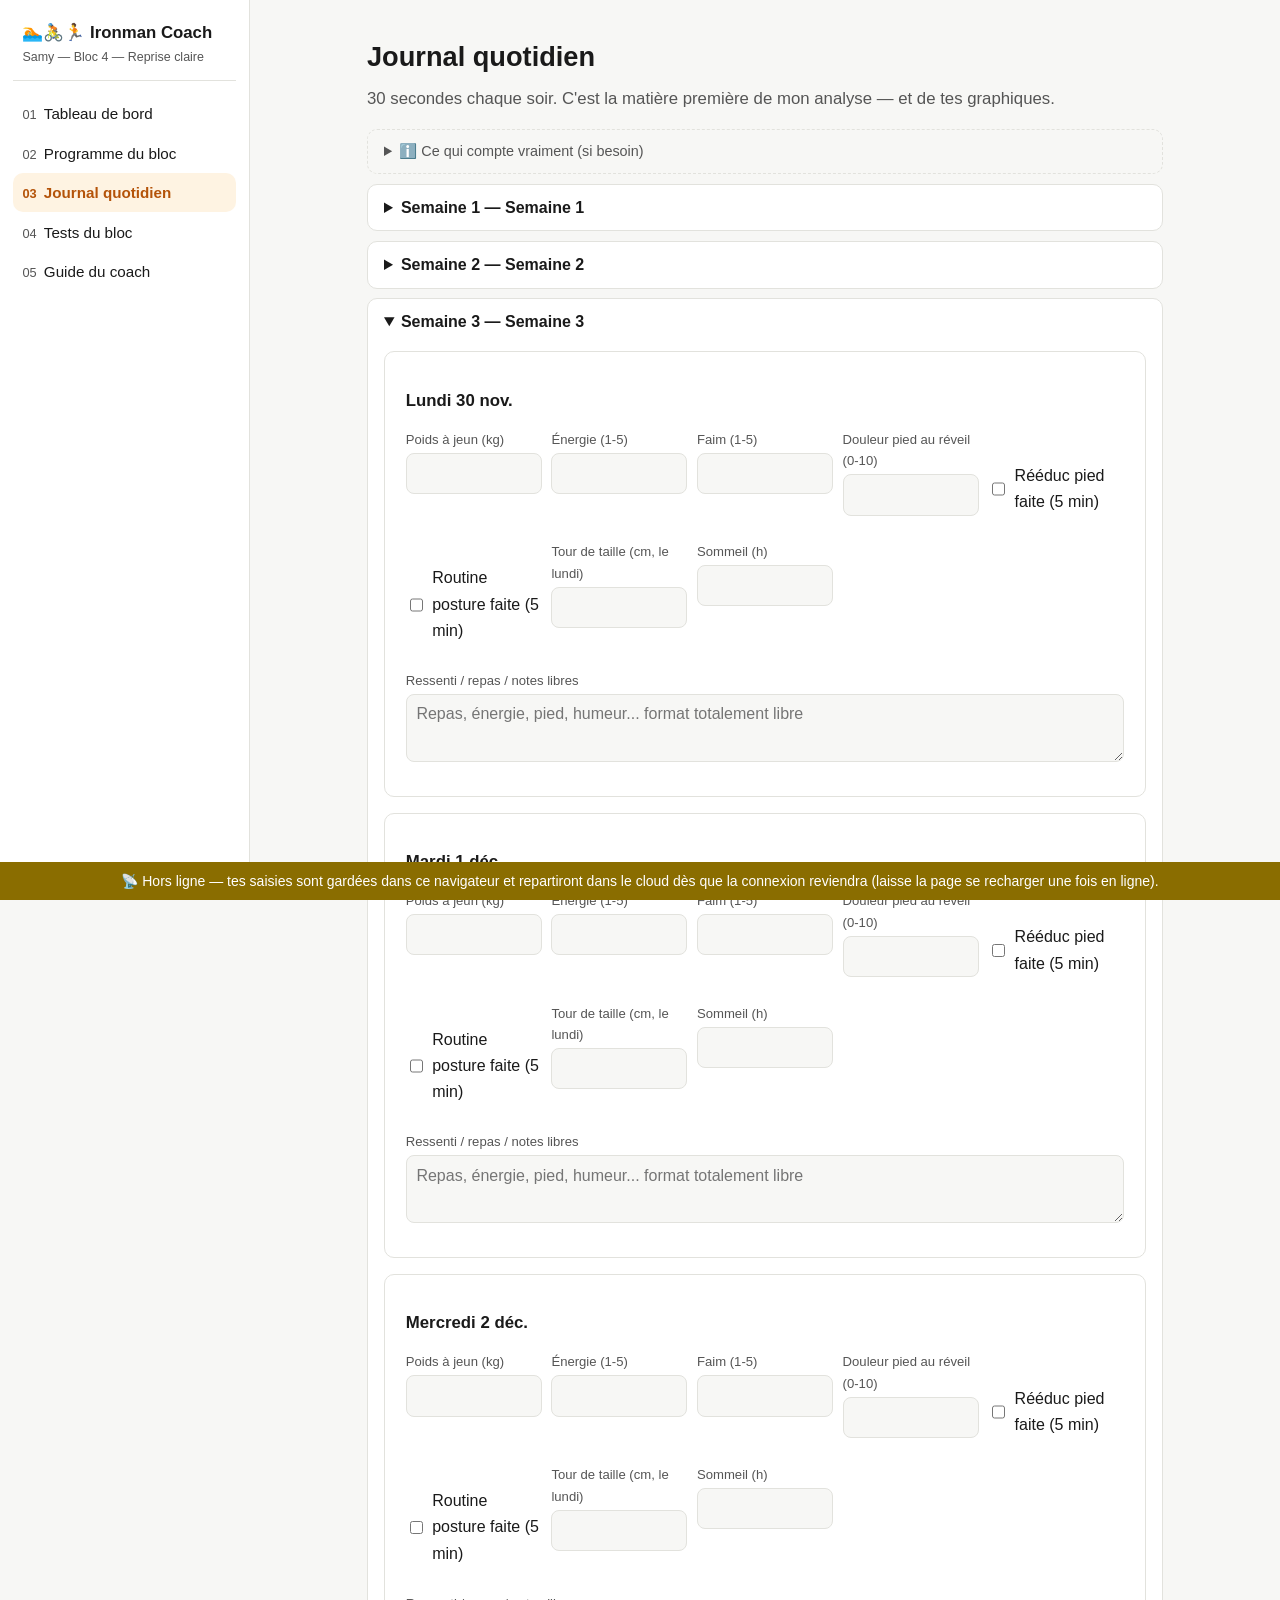
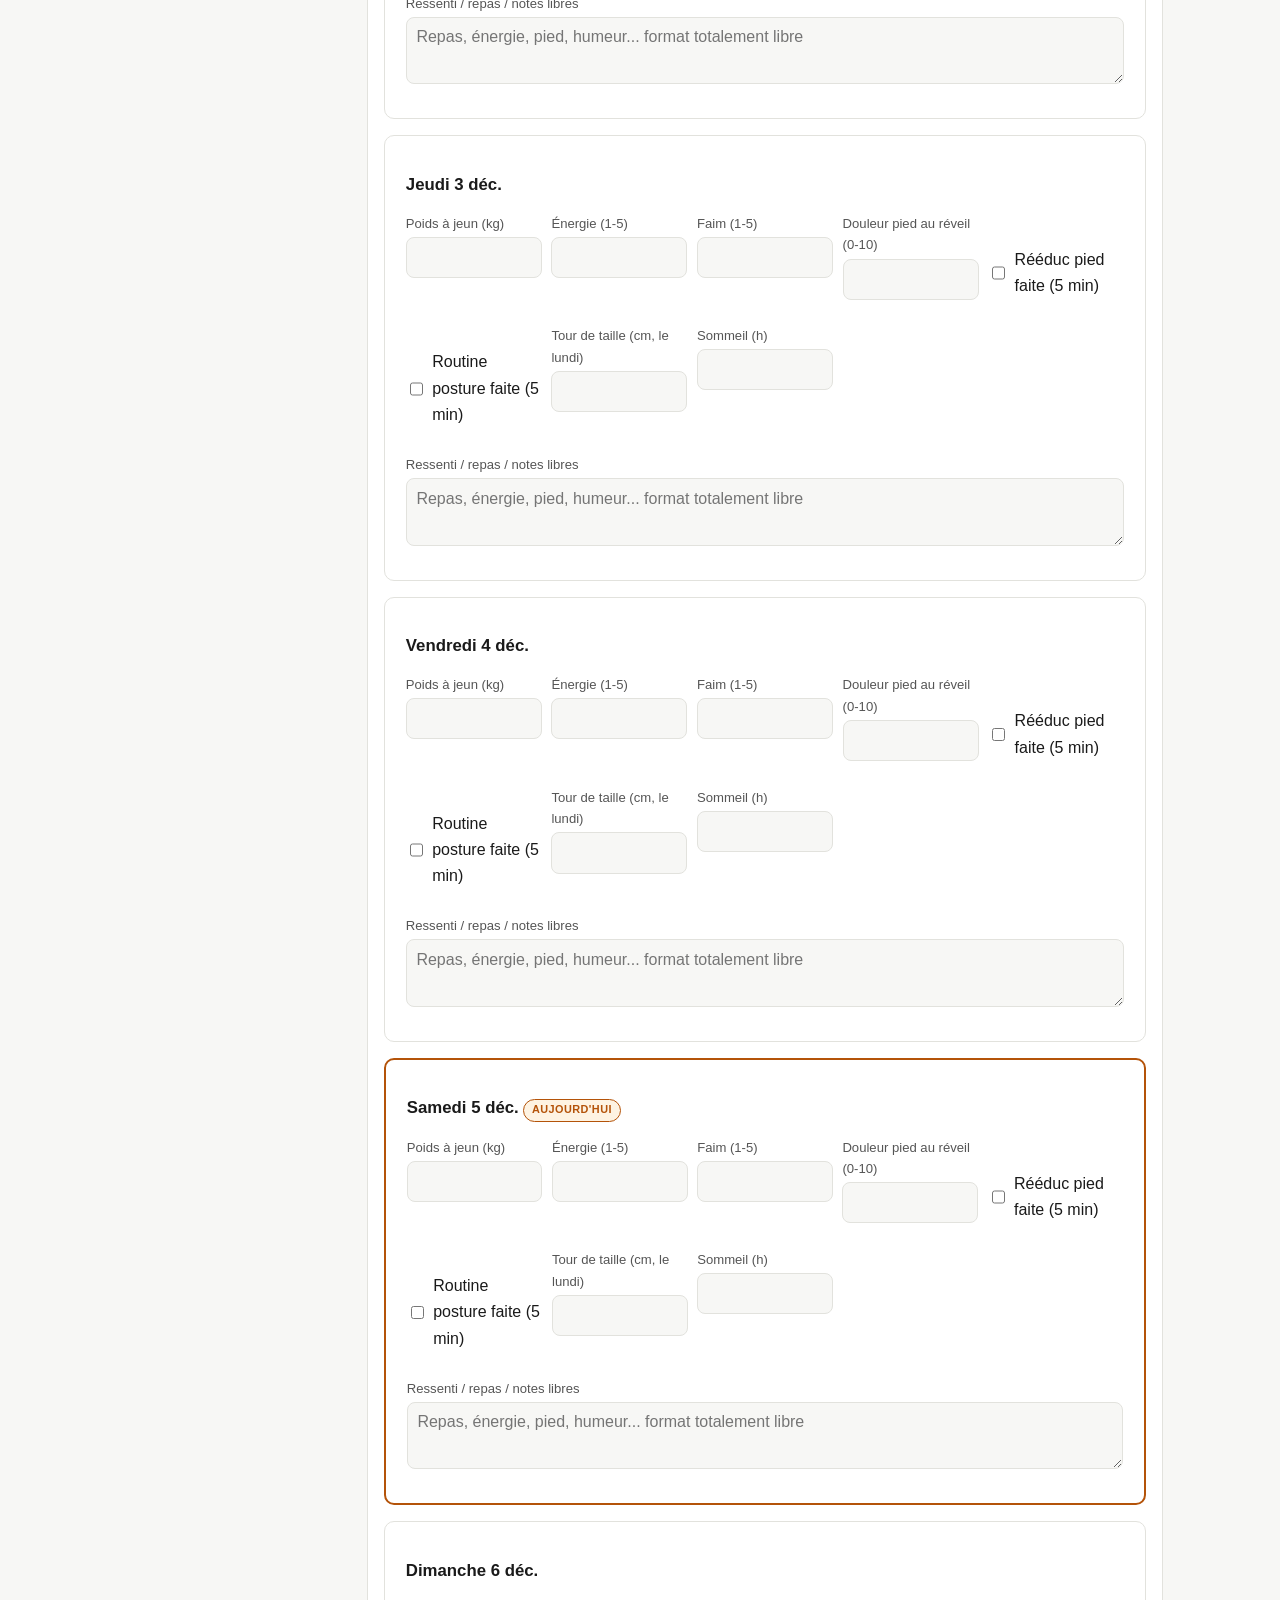
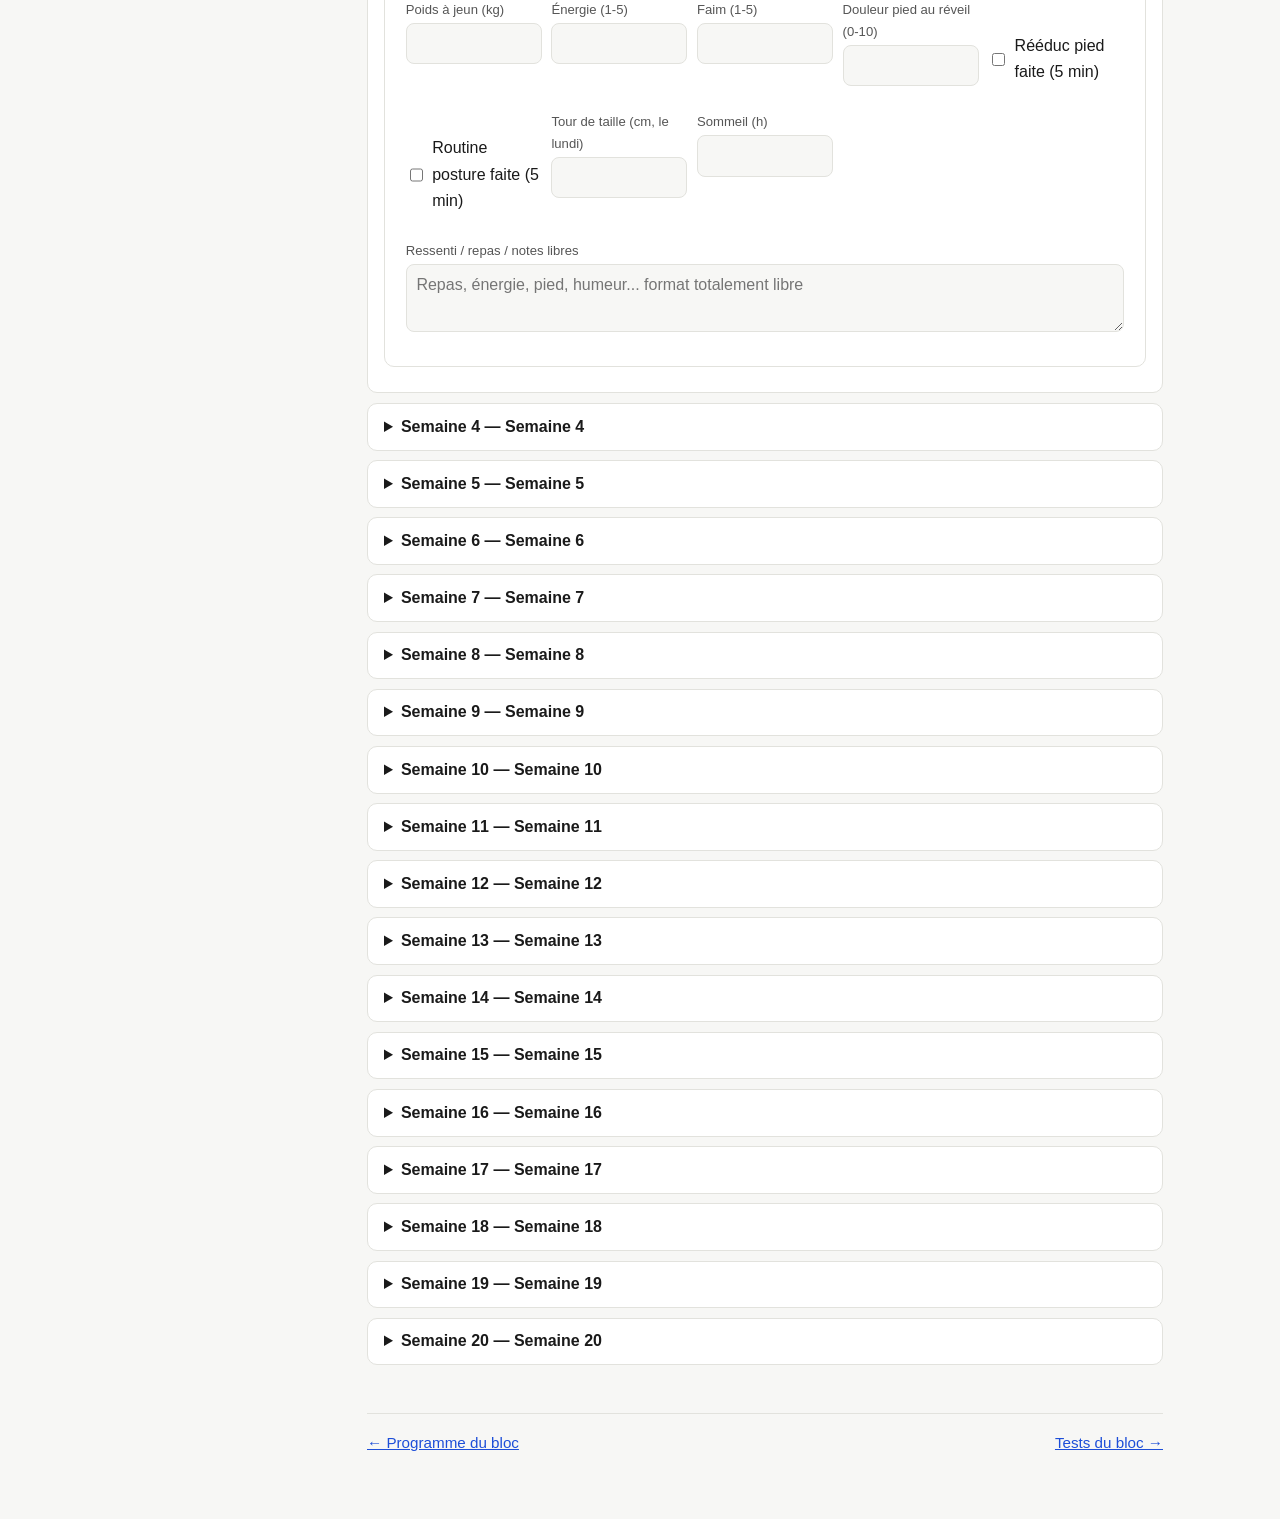
<file: ironman-coach/journal.html>
<!DOCTYPE html>
<html lang="fr">
<head>
  <meta charset="UTF-8">
  <meta name="viewport" content="width=device-width, initial-scale=1">
  <title>Journal quotidien — Ironman Coach</title>
  <link rel="stylesheet" href="assets/style.css">
</head>
<body>
<div class="layout">
  <nav class="sidebar"></nav>

  <main class="content">
    <h1>Journal quotidien</h1>
    <p class="lead">30 secondes chaque soir. C'est la matière première de mon analyse — et de tes graphiques.</p>

    <details class="aide">
      <summary>ℹ️ Ce qui compte vraiment (si besoin)</summary>
      <p>Rien n'est obligatoire : remplis ce que tu sais, laisse vide le reste.
      Le champ qui pilote la sèche : le <em>poids</em> chaque matin à jeun (c'est la
      moyenne sur 7 jours qui décide, toutes les 2 semaines). Pas de calories à compter : à la place,
      ton <em>énergie</em> et ta <em>faim</em> de 1 à 5. Puis la douleur pied au réveil, le tour de taille
      le lundi, et le <em>ressenti libre</em> : repas, sommeil, n'importe quoi d'utile. J'analyserai tout.</p>
    </details>

    <!-- Les jours du bloc sont générés ici, groupés par semaine -->
    <div id="jours"></div>
  </main>
</div>

<script src="assets/sync-fichier.js"></script>
<script src="assets/programme-data.js"></script>
<script src="assets/file-seances.js"></script>
<script src="assets/main.js"></script>
<script>
/* ---------- Rendu du journal ----------
   Un accordéon par semaine (celle en cours ouverte), une carte par jour.
   Les champs viennent de JOURNAL_CHAMPS (programme-data.js) :
   pour ajouter un champ au journal, on modifie LA LISTE, pas cette page. */
"use strict";

function champJournal(date, c) {
  const cle = `journal.${date}.${c.cle}`;
  if (c.type === "checkbox")
    return `<div class="field" style="align-self:end"><span>&nbsp;</span>
      <label style="display:flex;gap:.4rem;align-items:center;cursor:pointer">
        <input type="checkbox" data-bind="${cle}" style="width:1.1rem;height:1.1rem;accent-color:var(--green)">
        ${c.label}
      </label></div>`;
  if (c.type === "textarea")
    return `<label class="field" style="grid-column:1/-1"><span>${c.label}</span>
      <textarea data-bind="${cle}" placeholder="Repas, énergie, pied, humeur... format totalement libre"></textarea></label>`;
  return `<label class="field"><span>${c.label}</span>
      <input type="${c.type}" step="any" data-bind="${cle}"></label>`;
}

document.addEventListener("DOMContentLoaded", () => {
  const dates = datesDuBloc();
  const aujourdhui = aujourdhuiISO();
  const conteneur = document.getElementById("jours");

  conteneur.innerHTML = BLOC.semaines.map((sem, wi) => {
    const semDates = dates.slice(wi * 7, wi * 7 + 7);
    const enCours = aujourdhui >= semDates[0] && aujourdhui <= semDates[6];
    const ouverte = enCours || (aujourdhui < dates[0] && wi === 0);
    return `
      <details ${ouverte ? "open" : ""}>
        <summary>Semaine ${sem.num} — ${sem.theme}</summary>
        ${semDates.map(d => `
          <div class="card" ${estAujourdhui(d) ? 'style="border-color:var(--accent);border-width:2px"' : ""}>
            <h3>${dateJolie(d)} ${estAujourdhui(d) ? '<span class="badge muscu">aujourd\'hui</span>' : ""}</h3>
            <div class="grid">
              ${JOURNAL_CHAMPS.map(c => champJournal(d, c)).join("")}
            </div>
          </div>`).join("")}
      </details>`;
  }).join("");

  bindAll(conteneur);

  // Confort : si le bloc est en cours, on scrolle jusqu'à aujourd'hui
  const carteAuj = conteneur.querySelector('[style*="--accent"]');
  if (carteAuj) carteAuj.scrollIntoView({ block: "center" });
});
</script>
</body>
</html>
</file>
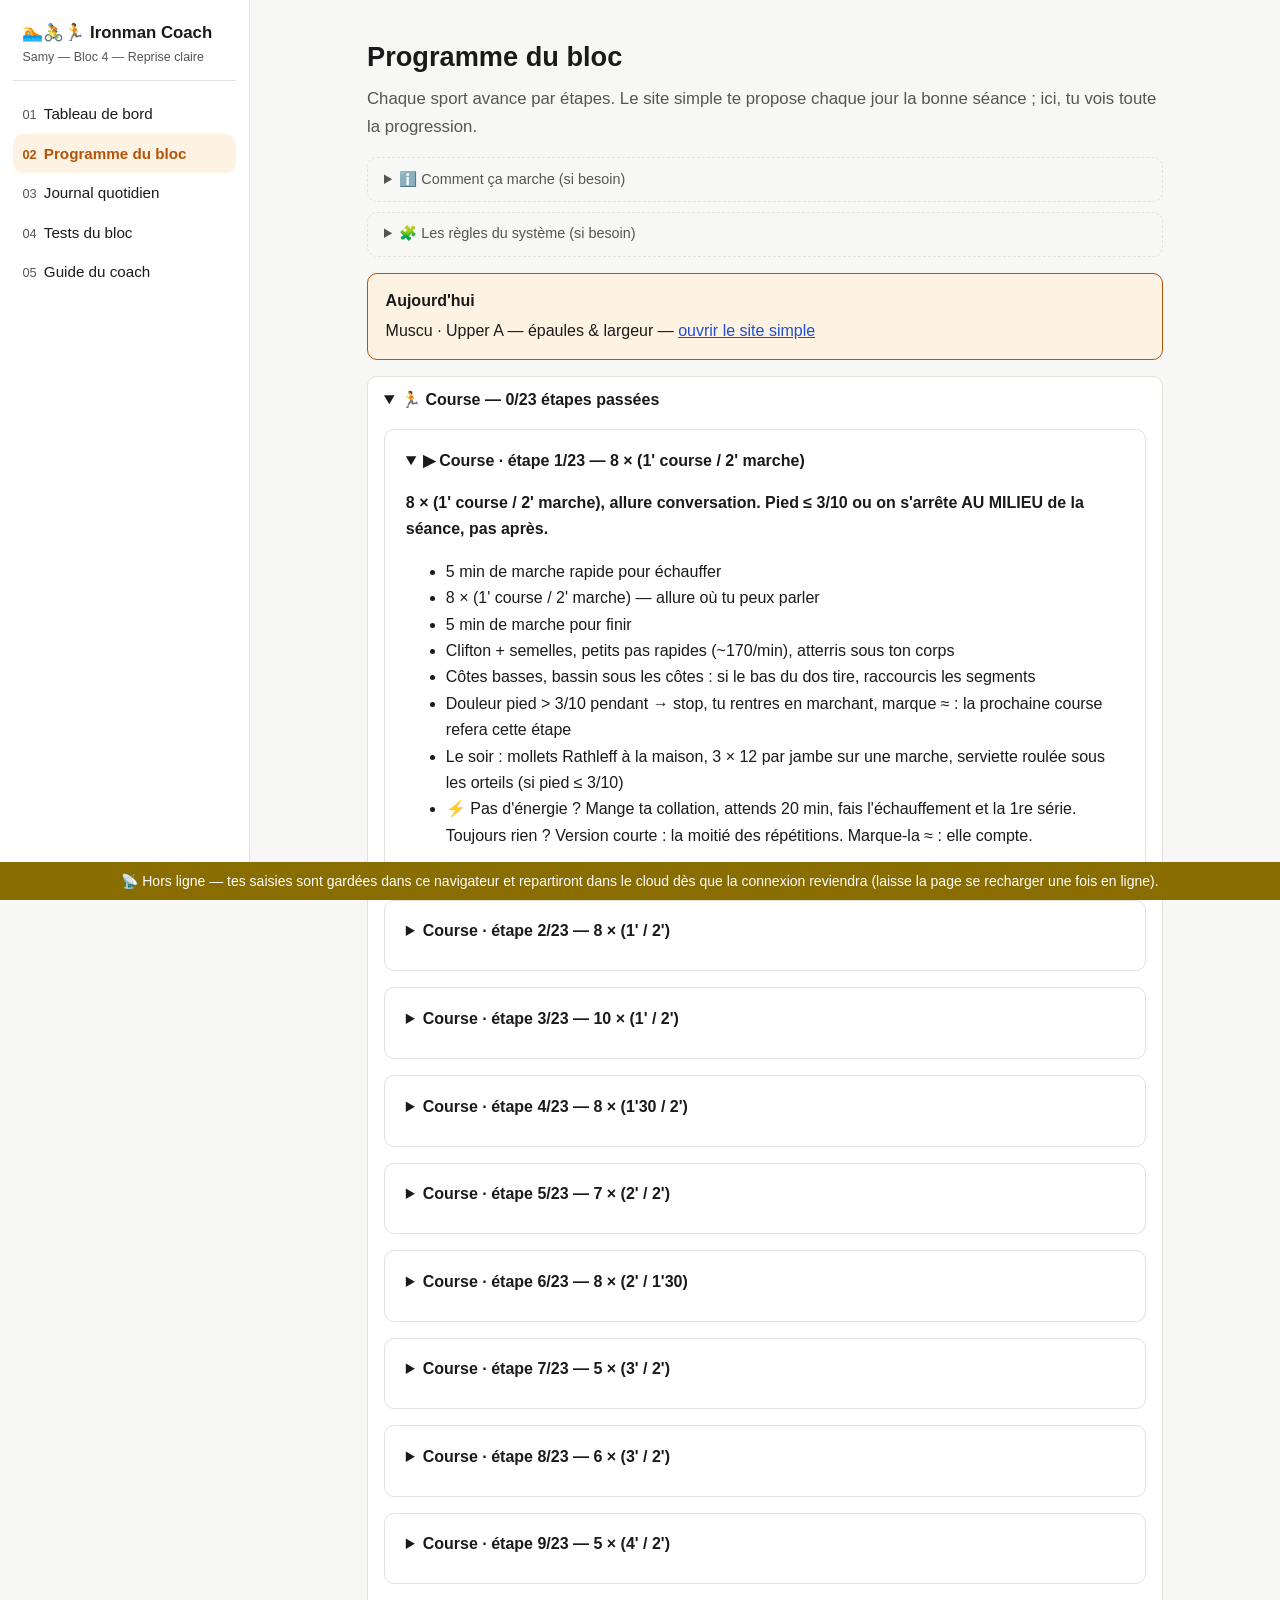
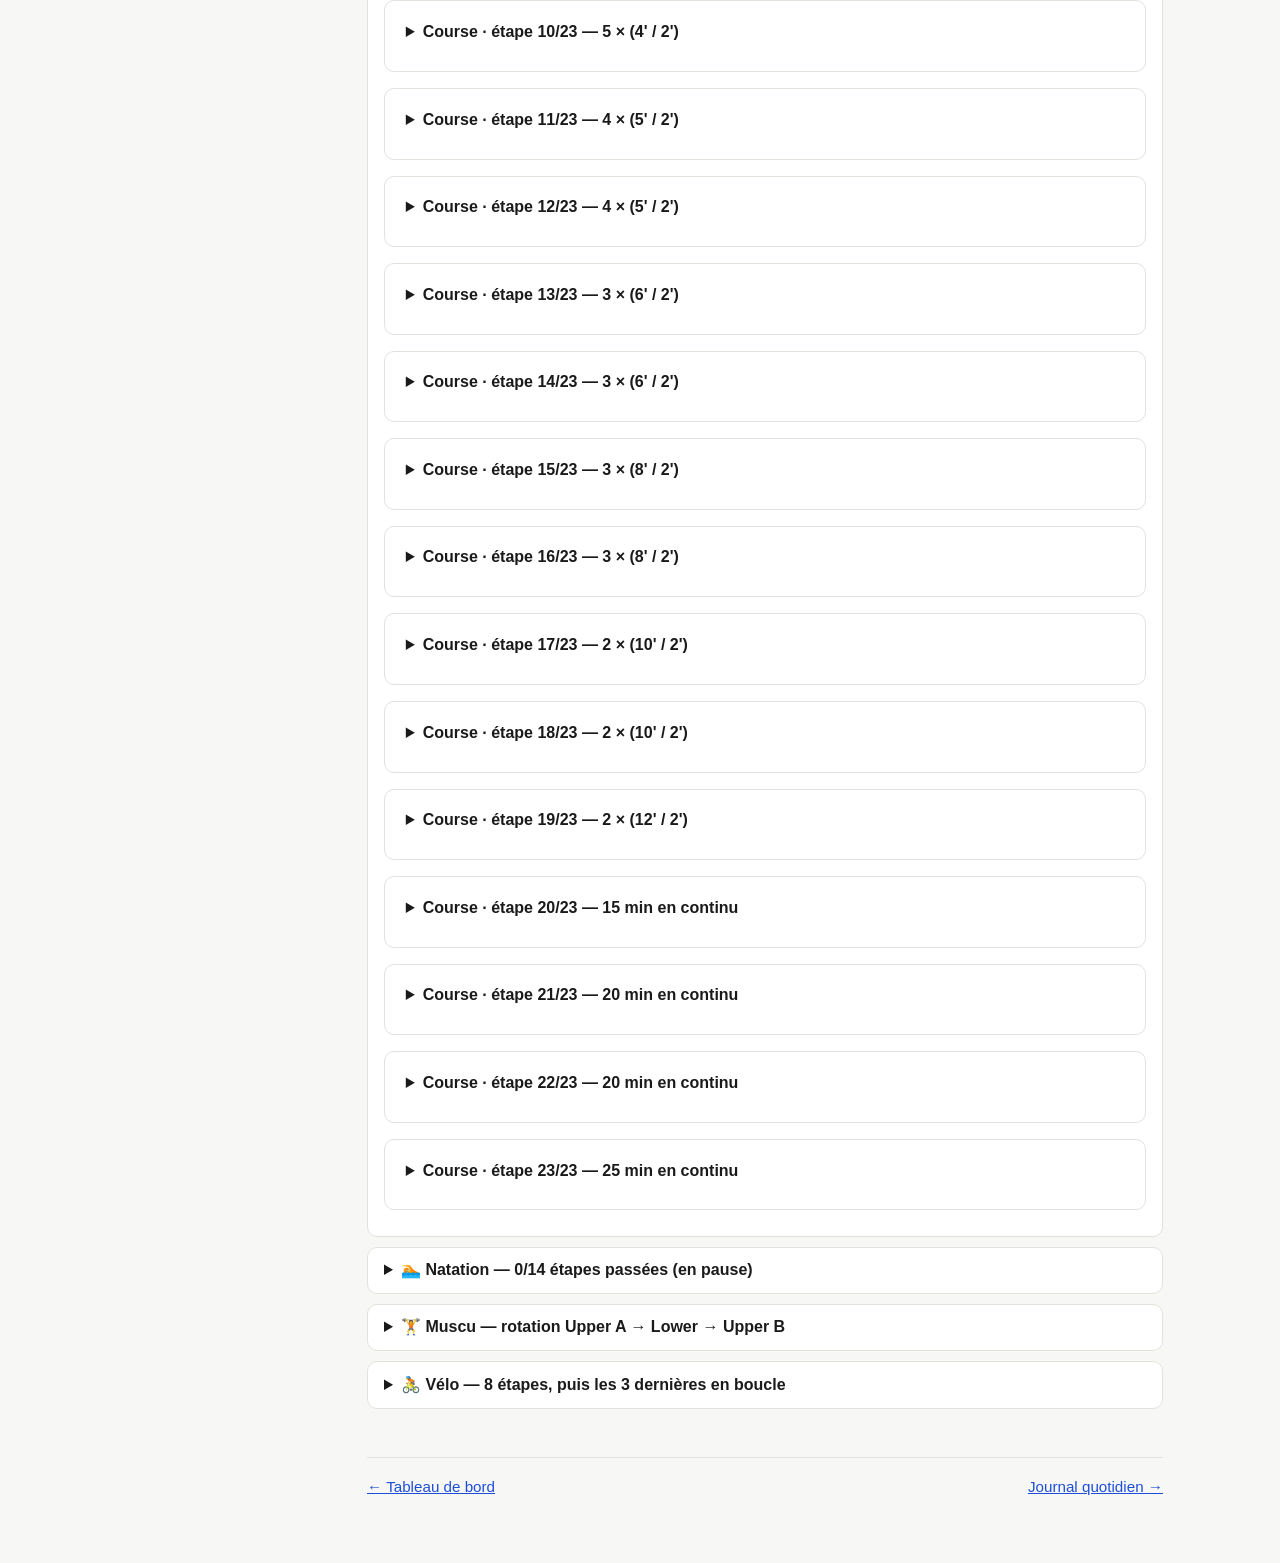
<file: ironman-coach/programme.html>
<!DOCTYPE html>
<html lang="fr">
<head>
  <meta charset="UTF-8">
  <meta name="viewport" content="width=device-width, initial-scale=1">
  <title>Programme du bloc — Ironman Coach</title>
  <link rel="stylesheet" href="assets/style.css">
</head>
<body>
<div class="layout">
  <nav class="sidebar"></nav>

  <main class="content">
    <h1>Programme du bloc</h1>
    <p class="lead">Chaque sport avance par étapes. Le site simple te propose chaque jour la bonne séance ; ici, tu vois toute la progression.</p>

    <!-- Aides repliées par défaut : à consulter en cas d'oubli, pas imposées -->
    <details class="aide">
      <summary>ℹ️ Comment ça marche (si besoin)</summary>
      <p>Plus de calendrier : chaque jour, le <a href="../ironman-simple/">site simple</a> te propose
      une séance selon ce que tu as fait ces 7 derniers jours. ✓ = faite en entier, l'étape avance ;
      ≈ = version courte ou adaptée, on refait l'étape. Rater un jour ne casse rien.</p>
    </details>

    <details class="aide">
      <summary>🧩 Les règles du système (si besoin)</summary>
      <ul id="regles-agencement"></ul>
    </details>

    <!-- Les progressions sont générées ici depuis programme-data.js + file-seances.js -->
    <div id="semaines"></div>
  </main>
</div>

<script src="assets/sync-fichier.js"></script>
<script src="assets/programme-data.js"></script>
<script src="assets/file-seances.js"></script>
<script src="assets/main.js"></script>
<script src="assets/seance.js"></script>
<script>
/* ---------- Rendu des progressions ----------
   Une piste = un accordéon avec toutes ses étapes ; les étapes passées sont cochées.
   La séance du jour se fait depuis le site simple. */
"use strict";

document.addEventListener("DOMContentLoaded", () => {
  document.getElementById("regles-agencement").innerHTML = AGENCEMENT.map(r => `<li>${r}</li>`).join("");
  const auj = aujourdhuiISO(), plan = planDuJour(state, auj);
  const faites = seancesFaites(state);
  const passees = piste => faites.filter(f => f.piste === piste && f.statut === "faite").reduce((m, f) => Math.max(m, (f.etape ?? 0) + 1), 0);
  const piste = (titre, nom, total, fabrique, extra) => {
    const fait = passees(nom), prochaine = Math.min(prochaineEtape(state, nom, auj), total - 1);
    return `<details ${nom === "course" ? "open" : ""}><summary>${titre} — ${fait}/${total} étapes passées${extra || ""}</summary>
      ${Array.from({ length: total }, (_, i) => {
        const s = fabrique(i);
        return `<details class="card" ${i === prochaine ? "open" : ""}><summary>${i < fait ? "✓ " : (i === prochaine ? "▶︎ " : "")}${s.titre}</summary>
          <p><strong>${s.objectif}</strong></p><ul>${s.contenu.map(c => `<li>${c}</li>`).join("")}</ul></details>`;
      }).join("")}</details>`;
  };
  const muscu = ROTATION_MUSCU.map((c, i) => seanceMuscu(i + 1));
  document.getElementById("semaines").innerHTML = `
    <div class="box imp"><strong>Aujourd'hui</strong>${plan.seance ? plan.seance.titre : (plan.etat === "fait" ? "séance faite ✓" : "repos / jour off")}
      — <a href="../ironman-simple/">ouvrir le site simple</a></div>
    ${piste("🏃 Course", "course", COURSE_ETAPES.length, i => seanceCourse(1, i))}
    ${piste("🏊 Natation", "natation", NAT_ETAPES.length, i => seanceNatation(1, i), natationEnPause(state) ? " (en pause)" : "")}
    <details><summary>🏋️ Muscu — rotation Upper A → Lower → Upper B</summary>
      ${muscu.map(s => `<details class="card"><summary>${s.titre}</summary><p><strong>${s.objectif}</strong></p><ul>${s.contenu.map(c => `<li>${c}</li>`).join("")}</ul></details>`).join("")}</details>
    <details><summary>🚴 Vélo — ${VELO_ETAPES.length} étapes, puis les 3 dernières en boucle</summary>
      ${VELO_ETAPES.map((v, i) => `<div class="card">${i + 1}. ${v}</div>`).join("")}</details>`;
});
</script>
</body>
</html>
</file>
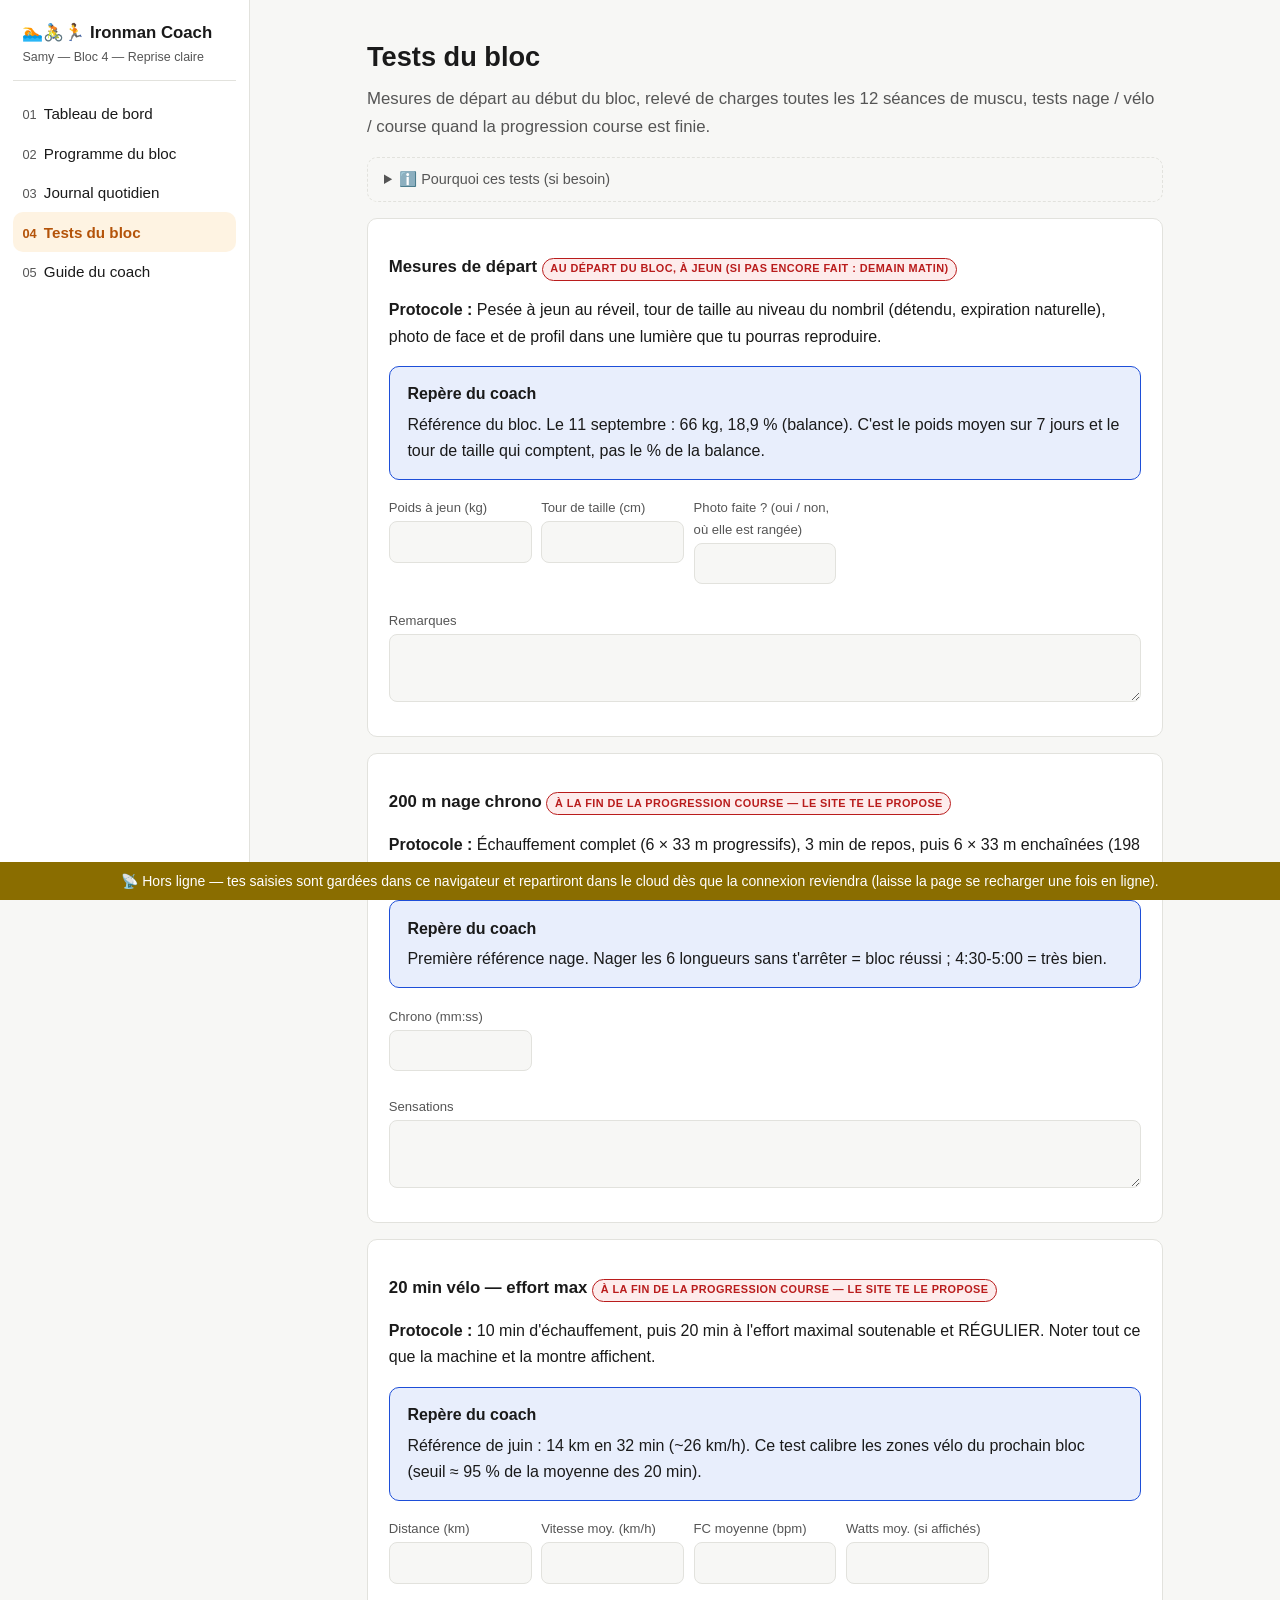
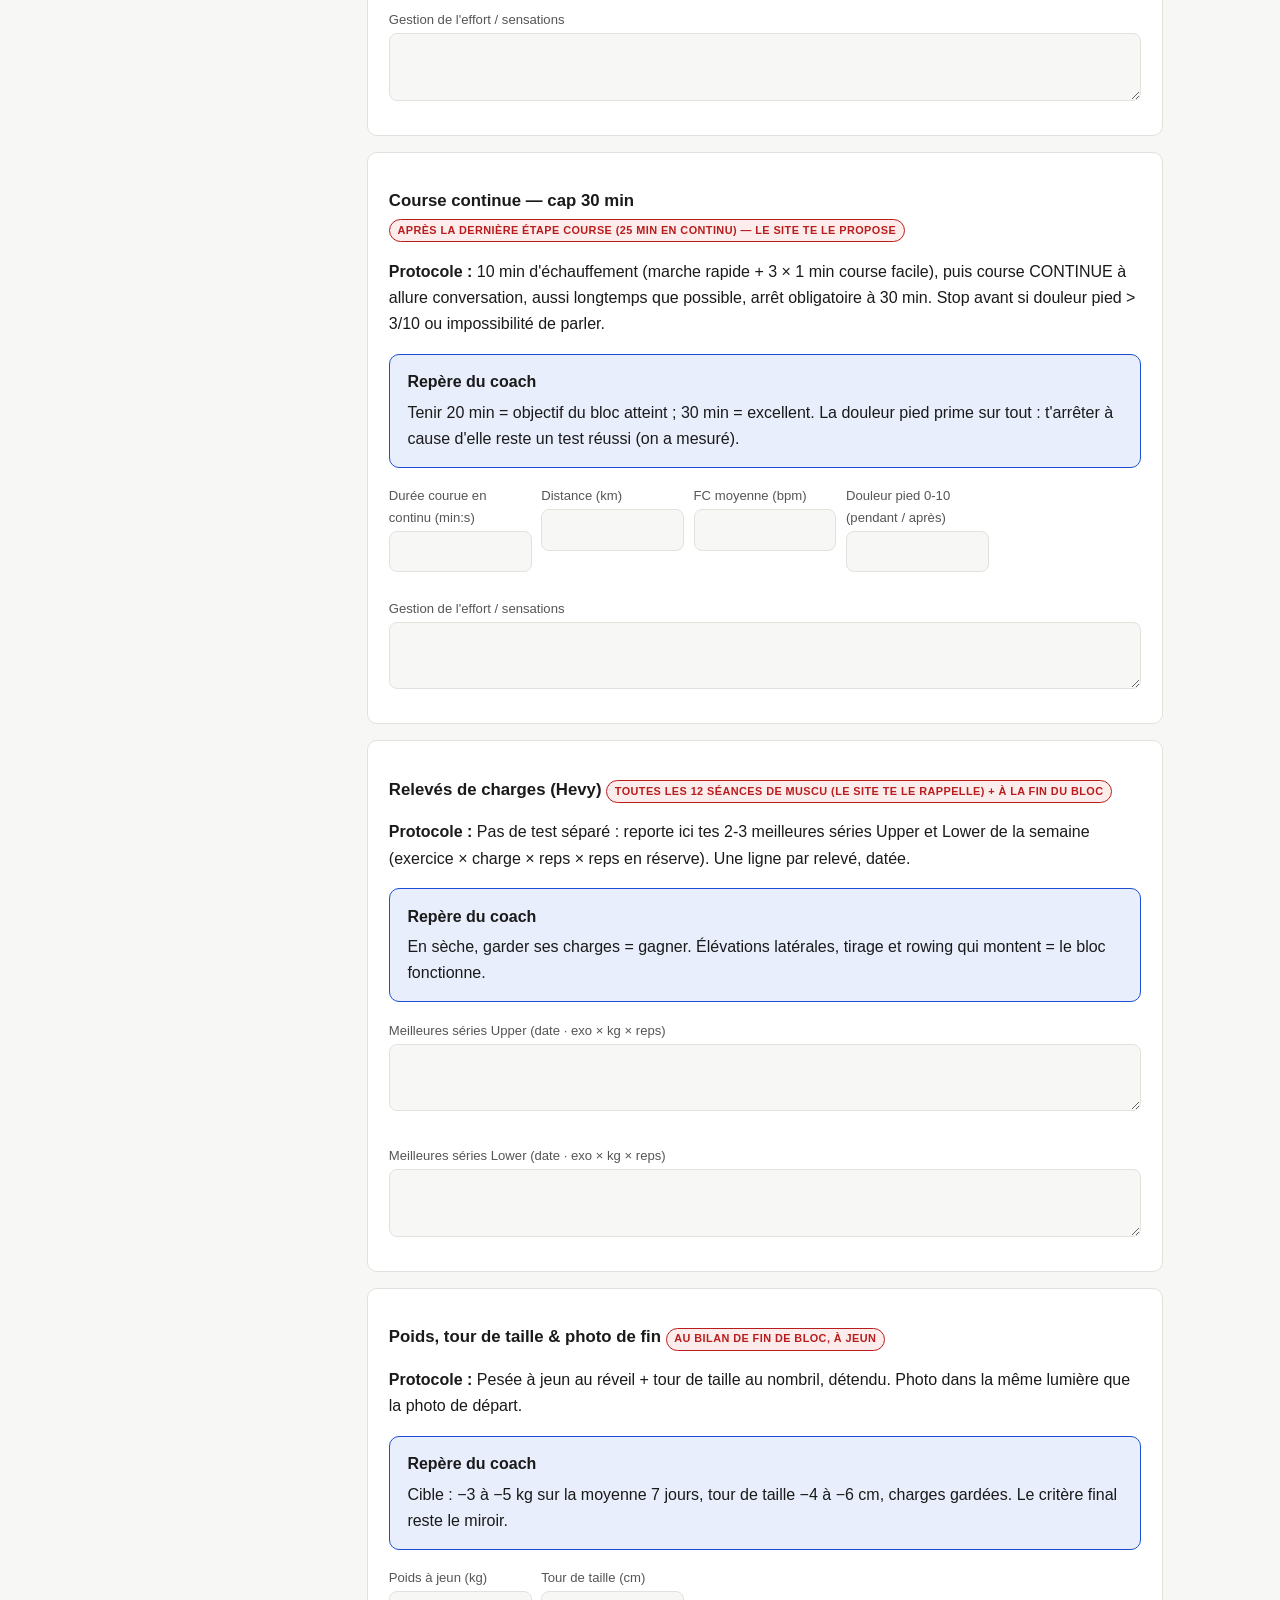
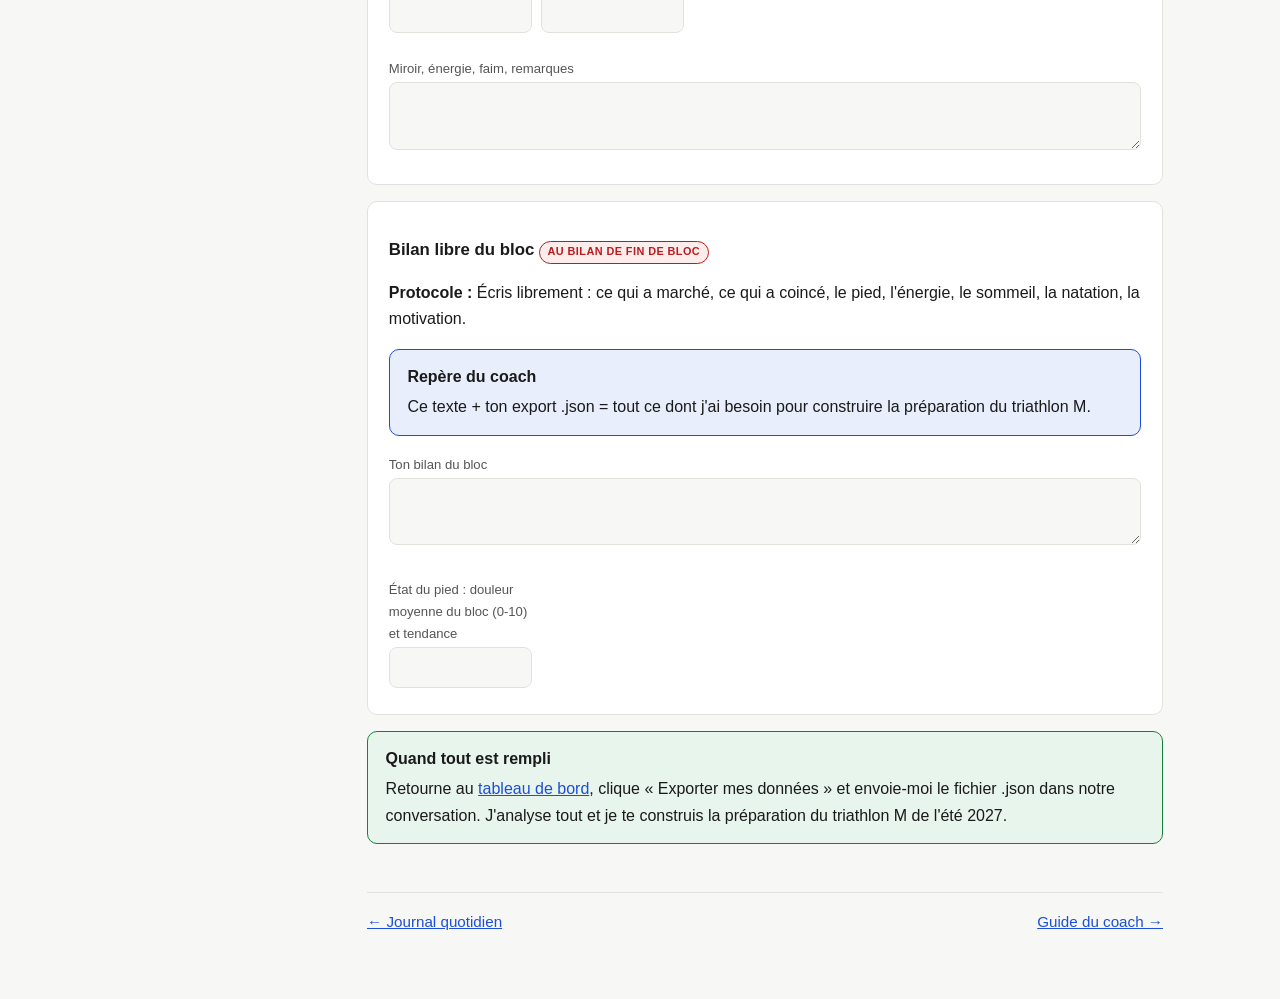
<file: ironman-coach/tests.html>
<!DOCTYPE html>
<html lang="fr">
<head>
  <meta charset="UTF-8">
  <meta name="viewport" content="width=device-width, initial-scale=1">
  <title>Tests du bloc — Ironman Coach</title>
  <link rel="stylesheet" href="assets/style.css">
</head>
<body>
<div class="layout">
  <nav class="sidebar"></nav>

  <main class="content">
    <h1>Tests du bloc</h1>
    <p class="lead">Mesures de départ au début du bloc, relevé de charges toutes les 12 séances de muscu, tests nage / vélo / course quand la progression course est finie.</p>

    <details class="aide">
      <summary>ℹ️ Pourquoi ces tests (si besoin)</summary>
      <p>Un plan Ironman sans mesures, c'est de la décoration. Ces relevés deviennent
      ta <em>ligne de base</em> : les allures de course de 2027 seront calibrées sur ton test course, les zones vélo sur ton test de 20 min, et la progression muscu/corps se
      lira noir sur blanc, bloc après bloc. Fais les tests REPOSÉ et remplis les
      résultats juste après, à chaud. Et rappel : un test raté, ça n'existe pas —
      c'est ton premier relevé, quel que soit le chiffre il devient la référence à
      battre. Le seul test raté est celui qu'on ne fait pas.</p>
    </details>

    <!-- Les tests sont générés ici depuis TESTS (programme-data.js) -->
    <div id="liste-tests"></div>

    <div class="box done">
      <strong>Quand tout est rempli</strong>
      Retourne au <a href="index.html">tableau de bord</a>, clique
      « Exporter mes données » et envoie-moi le fichier .json dans notre conversation.
      J'analyse tout et je te construis la préparation du triathlon M de l'été 2027.
    </div>
  </main>
</div>

<script src="assets/sync-fichier.js"></script>
<script src="assets/programme-data.js"></script>
<script src="assets/file-seances.js"></script>
<script src="assets/main.js"></script>
<script>
/* ---------- Rendu des tests ----------
   Même philosophie modulaire : les tests sont des DONNÉES (TESTS dans
   programme-data.js). Ajouter un test à un bloc = ajouter un objet là-bas. */
"use strict";

function champTest(idTest, c) {
  const cle = `tests.${idTest}.${c.cle}`;
  if (c.type === "textarea")
    return `<label class="field" style="grid-column:1/-1"><span>${c.label}</span>
      <textarea data-bind="${cle}"></textarea></label>`;
  return `<label class="field"><span>${c.label}</span>
      <input type="${c.type}" step="any" data-bind="${cle}"></label>`;
}

document.addEventListener("DOMContentLoaded", () => {
  const conteneur = document.getElementById("liste-tests");
  conteneur.innerHTML = TESTS.map(t => `
    <div class="card">
      <h3>${t.titre} <span class="badge test">${t.quand}</span></h3>
      <p class="meta"><strong>Protocole :</strong> ${t.protocole}</p>
      <div class="box def" style="margin:.6rem 0"><strong>Repère du coach</strong>${t.cible}</div>
      <div class="grid">${t.champs.map(c => champTest(t.id, c)).join("")}</div>
    </div>`).join("");

  bindAll(conteneur);
});
</script>
</body>
</html>
</file>
<file: ironman-coach/assets/style.css>
/* ============================================================
   IRONMAN COACH — Design system
   Tout est piloté par les variables CSS ci-dessous.
   Pour changer une couleur : modifier UNIQUEMENT :root (+ dark mode).
   ============================================================ */

:root {
  /* Fonds & texte */
  --bg: #f7f7f5;
  --surface: #ffffff;
  --text: #1a1a1a;
  --text-2: #555555;
  --border: #e2e2dd;

  /* Couleurs sémantiques + variantes pastel "-soft" pour les fonds */
  --accent: #b45309;       --accent-soft: #fef3e2;   /* orange : important / à faire */
  --green: #15803d;        --green-soft: #e8f5ec;    /* vert : acquis / validé */
  --blue: #1d4ed8;         --blue-soft: #e8eefc;     /* bleu : définitions / liens */
  --red: #b91c1c;          --red-soft: #fdecec;      /* rouge : pièges / avertissements */
  --violet: #6d28d9;       --violet-soft: #f0e9fc;   /* violet : course à pied (badge) */

  --radius: 10px;
  --sidebar-w: 250px;
}

/* Dark mode automatique */
@media (prefers-color-scheme: dark) {
  :root {
    --bg: #191919;
    --surface: #222220;
    --text: #ececea;
    --text-2: #a8a8a2;
    --border: #3a3a36;

    --accent: #f0a35e;     --accent-soft: #3a2a18;
    --green: #6fce8f;      --green-soft: #1c2f22;
    --blue: #8ab0f5;       --blue-soft: #1c2438;
    --red: #f08c8c;        --red-soft: #382020;
    --violet: #b79df5;     --violet-soft: #292140;
  }
}

/* ---------- Base ---------- */
* { box-sizing: border-box; }

body {
  margin: 0;
  font-family: -apple-system, BlinkMacSystemFont, "Segoe UI", Roboto, sans-serif;
  font-size: 16px;
  line-height: 1.65;
  background: var(--bg);
  color: var(--text);
}

h1 { font-size: 1.7rem; margin: 0 0 .3rem; }
h2 { font-size: 1.25rem; border-bottom: 1px solid var(--border); padding-bottom: .35rem; margin-top: 2.2rem; }
h3 { font-size: 1.05rem; margin-bottom: .4rem; }
.lead { color: var(--text-2); font-size: 1.05rem; margin-top: 0; }

a { color: var(--blue); }

code {
  background: var(--blue-soft);
  border-radius: 6px;
  padding: .1em .4em;
  font-size: .9em;
}

pre {
  background: var(--surface);
  border: 1px solid var(--border);
  border-radius: var(--radius);
  padding: 1rem;
  overflow-x: auto;
}

table { border-collapse: collapse; width: 100%; margin: 1rem 0; }
th, td { border: 1px solid var(--border); padding: .5rem .7rem; text-align: left; }
th { background: var(--surface); font-size: .9rem; }

/* ---------- Layout : sidebar + contenu ---------- */
.layout { display: flex; min-height: 100vh; }

nav.sidebar {
  width: var(--sidebar-w);
  flex-shrink: 0;
  position: sticky;
  top: 0;
  height: 100vh;
  overflow-y: auto;
  border-right: 1px solid var(--border);
  background: var(--surface);
  padding: 1.2rem .8rem;
}

nav.sidebar .brand {
  font-weight: 700;
  font-size: 1.05rem;
  padding: 0 .6rem .8rem;
  border-bottom: 1px solid var(--border);
  margin-bottom: .8rem;
}
nav.sidebar .brand small { display: block; color: var(--text-2); font-weight: 400; font-size: .78rem; }

nav.sidebar a {
  display: block;
  padding: .45rem .6rem;
  border-radius: var(--radius);
  color: var(--text);
  text-decoration: none;
  font-size: .95rem;
}
nav.sidebar a .num { color: var(--text-2); font-size: .8rem; margin-right: .45rem; }
nav.sidebar a:hover { background: var(--bg); }
nav.sidebar a.active { background: var(--accent-soft); color: var(--accent); font-weight: 600; }
nav.sidebar a.active .num { color: var(--accent); }

main.content {
  flex: 1;
  max-width: 860px;
  margin: 0 auto;
  padding: 2.2rem 2rem 4rem;
  min-width: 0;
}

/* Mobile : sidebar en haut */
@media (max-width: 800px) {
  .layout { flex-direction: column; }
  nav.sidebar {
    width: 100%; height: auto; position: static;
    border-right: none; border-bottom: 1px solid var(--border);
    display: flex; flex-wrap: wrap; gap: .2rem; align-items: center;
  }
  nav.sidebar .brand { border: none; margin: 0; padding: .2rem .6rem; width: 100%; }
  main.content { padding: 1.2rem 1rem 3rem; }
}

/* Pager bas de page */
.pager {
  display: flex; justify-content: space-between;
  margin-top: 3rem; padding-top: 1rem;
  border-top: 1px solid var(--border);
  font-size: .95rem;
}

/* ---------- Composants ---------- */
.card {
  background: var(--surface);
  border: 1px solid var(--border);
  border-radius: var(--radius);
  padding: 1.1rem 1.3rem;
  margin: 1rem 0;
}

/* Encadrés colorés : la 1re ligne (strong) sert de titre */
.box { border-radius: var(--radius); padding: .9rem 1.1rem; margin: 1rem 0; border: 1px solid; }
.box strong:first-child { display: block; margin-bottom: .25rem; }
.box.def  { background: var(--blue-soft);   border-color: var(--blue);   }
.box.imp  { background: var(--accent-soft); border-color: var(--accent); }
.box.trap { background: var(--red-soft);    border-color: var(--red);    }
.box.done { background: var(--green-soft);  border-color: var(--green);  }

/* Accordéons en cartes */
details {
  background: var(--surface);
  border: 1px solid var(--border);
  border-radius: var(--radius);
  padding: .6rem 1rem;
  margin: .6rem 0;
}
details summary { cursor: pointer; font-weight: 600; }
details[open] summary { margin-bottom: .5rem; }

/* Badges (pilules) */
.badge {
  display: inline-block;
  font-size: .68rem;
  font-weight: 700;
  text-transform: uppercase;
  letter-spacing: .04em;
  padding: .15em .7em;
  border-radius: 999px;
  border: 1px solid;
}
.badge.muscu    { background: var(--accent-soft); color: var(--accent); border-color: var(--accent); }
.badge.natation { background: var(--blue-soft);   color: var(--blue);   border-color: var(--blue); }
.badge.velo     { background: var(--green-soft);  color: var(--green);  border-color: var(--green); }
.badge.course   { background: var(--violet-soft); color: var(--violet); border-color: var(--violet); }
.badge.test     { background: var(--red-soft);    color: var(--red);    border-color: var(--red); }
.badge.repos    { background: var(--bg);          color: var(--text-2); border-color: var(--border); }
.badge.marche   { background: var(--bg);          color: var(--text-2); border-color: var(--border); }

/* Checklists persistées (ul.progress) */
ul.progress { list-style: none; padding: 0; }
ul.progress li { margin: .3rem 0; }
ul.progress label { display: flex; gap: .6rem; align-items: baseline; cursor: pointer; }
ul.progress input:checked + span { text-decoration: line-through; color: var(--text-2); }

/* ---------- Formulaires (journal, séances, tests) ---------- */
input[type="text"], input[type="number"], input[type="date"], textarea, select {
  font: inherit;
  color: var(--text);
  background: var(--bg);
  border: 1px solid var(--border);
  border-radius: 8px;
  padding: .4rem .6rem;
  width: 100%;
}
textarea { resize: vertical; min-height: 60px; }
input:focus, textarea:focus, select:focus { outline: 2px solid var(--blue); outline-offset: 0; }

.field { margin: .5rem 0; }
.field > span { display: block; font-size: .82rem; color: var(--text-2); margin-bottom: .15rem; }

/* Grille de petits champs côte à côte */
.grid {
  display: grid;
  grid-template-columns: repeat(auto-fit, minmax(120px, 1fr));
  gap: .6rem;
}

/* ---------- Carte de séance (module réutilisable, tous sports) ---------- */
.seance { border-left: 4px solid var(--border); }
.seance.faite { border-left-color: var(--green); }
.seance.paspu { border-left-color: var(--red); }
.seance .entete { display: flex; align-items: center; gap: .6rem; flex-wrap: wrap; }
.seance .entete h3 { margin: 0; flex: 1; }
.seance .entete select.statut { width: auto; font-weight: 600; }
.seance .meta { color: var(--text-2); font-size: .88rem; margin: .2rem 0 .5rem; }
.seance ul { margin: .4rem 0; padding-left: 1.2rem; }
.seance .zone-raison { background: var(--red-soft); border-radius: 8px; padding: .3rem .7rem .5rem; margin: .4rem 0; }
.seance.faite .zone-raison { background: var(--accent-soft); }

/* Accordéon d'aide : replié par défaut, discret */
details.aide { background: transparent; border-style: dashed; }
details.aide summary { color: var(--text-2); font-weight: 500; font-size: .9rem; }

/* Résumé compact d'une séance (tableau de bord "Cette semaine") */
.mini-seance {
  display: flex; align-items: center; gap: .6rem;
  padding: .45rem .8rem; margin: .35rem 0;
  background: var(--surface); border: 1px solid var(--border);
  border-left: 4px solid var(--border); border-radius: var(--radius);
}
.mini-seance.faite { border-left-color: var(--green); }
.mini-seance.paspu { border-left-color: var(--red); }
.mini-seance .titre { flex: 1; font-weight: 600; font-size: .95rem; }
.mini-seance select { width: auto; font-size: .85rem; }

/* ---------- Dashboard ---------- */
.stats { display: grid; grid-template-columns: repeat(auto-fit, minmax(150px, 1fr)); gap: .8rem; margin: 1rem 0; }
.stat {
  background: var(--surface); border: 1px solid var(--border);
  border-radius: var(--radius); padding: .9rem 1rem; text-align: center;
}
.stat .val { font-size: 1.6rem; font-weight: 700; }
.stat .lab { font-size: .8rem; color: var(--text-2); }
.stat.ok .val { color: var(--green); }
.stat.warn .val { color: var(--accent); }

/* Graphiques SVG */
figure.chart {
  background: var(--surface); border: 1px solid var(--border);
  border-radius: var(--radius); padding: 1rem; margin: 1rem 0;
}
figure.chart figcaption { font-size: .85rem; color: var(--text-2); text-align: center; margin-top: .4rem; }
.chart svg { width: 100%; height: auto; display: block; }
.chart .ligne { stroke: var(--blue); fill: none; stroke-width: 2.5; }
.chart .point { fill: var(--blue); }
.chart .barre { fill: var(--green); }
.chart .barre.partiel { fill: var(--accent); }
.chart .axe { stroke: var(--border); stroke-width: 1; }
.chart text { fill: var(--text-2); font-size: 11px; }

/* Boutons */
.btn {
  display: inline-block;
  font: inherit; font-weight: 600;
  background: var(--accent-soft); color: var(--accent);
  border: 1px solid var(--accent);
  border-radius: var(--radius);
  padding: .5rem 1.1rem;
  cursor: pointer;
}
.btn:hover { filter: brightness(.97); }
.btn.vert { background: var(--green-soft); color: var(--green); border-color: var(--green); }
.btn.bleu { background: var(--blue-soft); color: var(--blue); border-color: var(--blue); }

/* Petit bouton de suppression (séances libres) */
.btn-suppr {
  font: inherit; font-weight: 700; line-height: 1;
  background: var(--red-soft); color: var(--red);
  border: 1px solid var(--red); border-radius: 999px;
  width: 1.8rem; height: 1.8rem; padding: 0;
  cursor: pointer; flex-shrink: 0;
}
.btn-suppr:hover { filter: brightness(.95); }

/* Indicateur discret "sauvegardé" */
#save-indicator {
  position: fixed; bottom: 14px; right: 16px;
  background: var(--green-soft); color: var(--green);
  border: 1px solid var(--green); border-radius: 999px;
  padding: .2rem .8rem; font-size: .8rem;
  opacity: 0; transition: opacity .3s;
  pointer-events: none;
}
#save-indicator.visible { opacity: 1; }
</file>
<file: ironman-simple/app.css>
/* ============================================================
   IRONMAN SIMPLE — design sobre & moderne, une seule page.
   Même données que le site complet (../ironman-coach), autre peau.
   ============================================================ */

:root {
  --bg: #fafaf8;
  --carte: #ffffff;
  --texte: #16161a;
  --texte-2: #71717a;
  --bord: #e7e7e2;
  --accent: #ea580c;          /* orange — action, en cours */
  --accent-doux: #fff3ea;
  --vert: #16a34a;  --vert-doux: #eaf7ee;
  --rouge: #dc2626; --rouge-doux: #fdeeee;
  --bleu: #2563eb;  --bleu-doux: #edf2fe;
  --violet: #7c3aed; --violet-doux: #f3eefe;
  --r: 14px;
}
@media (prefers-color-scheme: dark) {
  :root {
    --bg: #131316; --carte: #1c1c21; --texte: #f1f1ef; --texte-2: #9d9da6; --bord: #2c2c33;
    --accent: #fb923c; --accent-doux: #33220f;
    --vert: #4ade80; --vert-doux: #14291a; --rouge: #f87171; --rouge-doux: #331717;
    --bleu: #93b4f8; --bleu-doux: #16203a; --violet: #b79df5; --violet-doux: #251c3d;
  }
}

* { box-sizing: border-box; }
html { -webkit-text-size-adjust: 100%; }
body {
  margin: 0; background: var(--bg); color: var(--texte);
  font-family: -apple-system, BlinkMacSystemFont, "Segoe UI", Roboto, sans-serif;
  font-size: 16px; line-height: 1.5;
}
main { max-width: 640px; margin: 0 auto; padding: 0 14px 60px; }
h2 { font-size: .8rem; text-transform: uppercase; letter-spacing: .08em; color: var(--texte-2); margin: 26px 4px 8px; font-weight: 600; }
button { font: inherit; cursor: pointer; }
input, textarea, select { font: inherit; color: var(--texte); }

/* ---------- Barre du haut ---------- */
header {
  position: sticky; top: 0; z-index: 10;
  background: color-mix(in srgb, var(--bg) 88%, transparent);
  backdrop-filter: blur(10px);
  border-bottom: 1px solid var(--bord);
}
.topbar { max-width: 640px; margin: 0 auto; padding: 12px 14px; display: flex; align-items: center; gap: 10px; }
.topbar .titre { font-weight: 700; font-size: 1.02rem; flex: 1; }
.topbar .titre small { display: block; font-weight: 400; font-size: .78rem; color: var(--texte-2); }

/* Menu ⋯ */
.menu { position: relative; }
.menu > summary { list-style: none; cursor: pointer; width: 38px; height: 38px; border: 1px solid var(--bord); border-radius: 50%; display: flex; align-items: center; justify-content: center; background: var(--carte); font-size: 1.2rem; }
.menu > summary::-webkit-details-marker { display: none; }
.menu-liste { position: absolute; right: 0; top: 44px; background: var(--carte); border: 1px solid var(--bord); border-radius: var(--r); box-shadow: 0 8px 30px rgba(0,0,0,.12); min-width: 230px; padding: 6px; }
.menu-liste button, .menu-liste label { display: block; width: 100%; text-align: left; background: none; border: none; padding: 10px 12px; border-radius: 9px; font-size: .95rem; cursor: pointer; color: var(--texte); }
.menu-liste button:hover, .menu-liste label:hover { background: var(--bg); }

/* ---------- Pastilles de stats ---------- */
.stats { display: grid; grid-template-columns: repeat(3, 1fr); gap: 8px; margin-top: 14px; }
.pastille { background: var(--carte); border: 1px solid var(--bord); border-radius: var(--r); padding: 10px 6px; text-align: center; }
.pastille b { display: block; font-size: 1.25rem; }
.pastille span { font-size: .72rem; color: var(--texte-2); }
.pastille.ok b { color: var(--vert); }
.pastille.warn b { color: var(--accent); }

/* ---------- Carte jour (journal rapide) ---------- */
.carte { background: var(--carte); border: 1px solid var(--bord); border-radius: var(--r); padding: 14px; }
.jour-entete { display: flex; align-items: center; gap: 8px; margin-bottom: 10px; }
.jour-entete b { flex: 1; font-size: 1rem; }
.fleche { width: 34px; height: 34px; border-radius: 50%; border: 1px solid var(--bord); background: var(--bg); font-size: 1rem; }
.jour-grille { display: grid; grid-template-columns: 1fr 1fr 1fr; gap: 8px; }
.champ { display: flex; flex-direction: column; gap: 3px; }
.champ span { font-size: .72rem; color: var(--texte-2); }
.champ input, .champ textarea {
  background: var(--bg); border: 1px solid var(--bord); border-radius: 10px; padding: 9px 10px; width: 100%;
}
.champ input:focus, .champ textarea:focus, .details input:focus, .details textarea:focus { outline: 2px solid var(--accent); border-color: transparent; }
.toggle { display: flex; align-items: center; justify-content: center; gap: 6px; background: var(--bg); border: 1px solid var(--bord); border-radius: 10px; padding: 9px 6px; font-size: .85rem; cursor: pointer; user-select: none; }
.toggle.actif { background: var(--vert-doux); border-color: var(--vert); color: var(--vert); font-weight: 600; }
.lien-note { background: none; border: none; color: var(--texte-2); font-size: .82rem; padding: 6px 0 0; }
.jour-note { grid-column: 1 / -1; }
.jour-plus { grid-column: 1 / -1; display: none; grid-template-columns: 1fr 1fr 1fr; gap: 8px; }
.jour-plus.ouvert, .jour-note.ouvert { display: grid; }
.jour-note textarea { min-height: 54px; resize: vertical; }

/* ---------- Sélecteur de semaine ---------- */
.semaines { display: flex; gap: 8px; overflow-x: auto; padding: 2px; }
.chip { border: 1px solid var(--bord); background: var(--carte); border-radius: 999px; padding: 7px 16px; font-size: .9rem; white-space: nowrap; }
.chip.actif { background: var(--texte); color: var(--bg); border-color: var(--texte); font-weight: 600; }
.theme-semaine { color: var(--texte-2); font-size: .85rem; margin: 8px 4px 0; }

/* ---------- Lignes de séance ---------- */
.seances { display: flex; flex-direction: column; gap: 8px; margin-top: 10px; }
.seance { background: var(--carte); border: 1px solid var(--bord); border-radius: var(--r); overflow: hidden; border-left: 4px solid var(--bord); }
.seance.faite { border-left-color: var(--vert); }
.seance.paspu { border-left-color: var(--rouge); }
.ligne { display: flex; align-items: center; gap: 10px; padding: 11px 12px; cursor: pointer; }
.sport { width: 34px; height: 34px; border-radius: 10px; display: flex; align-items: center; justify-content: center; font-size: 1.05rem; flex-shrink: 0; }
.sport.muscu { background: var(--accent-doux); } .sport.natation { background: var(--bleu-doux); }
.sport.velo { background: var(--vert-doux); } .sport.course { background: var(--violet-doux); }
.sport.test { background: var(--rouge-doux); } .sport.repos { background: var(--bg); }
.ligne .nom { flex: 1; min-width: 0; }
.ligne .nom b { display: block; font-size: .95rem; white-space: nowrap; overflow: hidden; text-overflow: ellipsis; }
.ligne .nom small { color: var(--texte-2); font-size: .78rem; }
.seance.faite .nom b { color: var(--texte-2); }

/* Statuts : 3 boutons ronds, un tap = choisi (retap = annule) */
.statuts { display: flex; gap: 5px; flex-shrink: 0; }
.st { width: 34px; height: 34px; border-radius: 50%; border: 1.5px solid var(--bord); background: var(--carte); color: var(--texte-2); font-size: .95rem; padding: 0; }
.st[data-s="faite"].actif { background: var(--vert); border-color: var(--vert); color: #fff; }
.st[data-s="adaptee"].actif { background: var(--accent); border-color: var(--accent); color: #fff; }
.st[data-s="pas-pu"].actif { background: var(--rouge); border-color: var(--rouge); color: #fff; }

/* Détails dépliés d'une séance */
.details { display: none; padding: 0 12px 12px; border-top: 1px dashed var(--bord); }
.seance.ouverte .details { display: block; }
.details ul { margin: 10px 0; padding-left: 20px; font-size: .92rem; }
.details li { margin: 3px 0; }
.pourquoi { font-size: .88rem; color: var(--texte-2); background: var(--bg); border-radius: 10px; padding: 10px 12px; margin: 8px 0; display: none; }
.pourquoi.ouvert { display: block; }
.lien-pourquoi { background: none; border: none; color: var(--bleu); font-size: .85rem; padding: 4px 0; }
.details .grille { display: grid; grid-template-columns: 130px 90px 1fr; gap: 8px; margin-top: 8px; }
.details .pleine { grid-column: 1 / -1; }
.details textarea { min-height: 50px; resize: vertical; background: var(--bg); border: 1px solid var(--bord); border-radius: 10px; padding: 9px 10px; width: 100%; }
.raison { display: none; margin-top: 8px; }
.raison.visible { display: block; }
.raison input { border-color: var(--rouge) !important; }

/* Séances libres */
.ajout-libre { width: 100%; border: 1.5px dashed var(--bord); background: none; color: var(--texte-2); border-radius: var(--r); padding: 11px; font-size: .9rem; margin-top: 8px; }
.suppr { width: 30px; height: 30px; border-radius: 50%; border: 1px solid var(--rouge); color: var(--rouge); background: var(--rouge-doux); flex-shrink: 0; }

/* ---------- Sections repliables (Tests, Progression) ---------- */
details.section { background: var(--carte); border: 1px solid var(--bord); border-radius: var(--r); padding: 0 14px; margin-top: 10px; }
details.section summary { list-style: none; display: flex; align-items: center; gap: 10px; padding: 13px 0; cursor: pointer; font-weight: 600; }
details.section summary::-webkit-details-marker { display: none; }
details.section summary .chevron { margin-left: auto; transition: transform .2s; color: var(--texte-2); }
details.section[open] summary .chevron { transform: rotate(90deg); }
details.section .contenu-section { padding-bottom: 14px; }

/* Tests */
.test-item { border-top: 1px solid var(--bord); padding: 12px 0; }
.test-item b { font-size: .95rem; }
.test-item .quand { font-size: .78rem; color: var(--texte-2); margin-bottom: 8px; }
.test-item .grille-test { display: grid; grid-template-columns: 1fr 1fr; gap: 8px; }
.test-item .pleine { grid-column: 1 / -1; }
.test-item input, .test-item textarea { background: var(--bg); border: 1px solid var(--bord); border-radius: 10px; padding: 9px 10px; width: 100%; }
.test-item textarea { min-height: 46px; resize: vertical; }

/* Graphiques compacts */
.graphs { display: grid; grid-template-columns: 1fr 1fr; gap: 8px; }
.graph { background: var(--bg); border-radius: 10px; padding: 10px; }
.graph .titre-graph { font-size: .75rem; color: var(--texte-2); margin-bottom: 4px; }
.graph svg { width: 100%; height: 56px; display: block; }
.graph .vide { font-size: .78rem; color: var(--texte-2); padding: 14px 0; text-align: center; }
.spark { stroke: var(--bleu); fill: none; stroke-width: 2; }
.spark-point { fill: var(--bleu); }
.barre-s { fill: var(--vert); } .barre-s.partiel { fill: var(--accent); }

/* ---------- Divers ---------- */
dialog {
  border: 1px solid var(--bord); border-radius: var(--r); background: var(--carte); color: var(--texte);
  max-width: 560px; width: calc(100vw - 40px); padding: 20px; max-height: 80vh;
}
dialog::backdrop { background: rgba(0,0,0,.45); }
dialog h3 { margin-top: 0; }
dialog p, dialog li { font-size: .92rem; }
.fermer { float: right; border: none; background: var(--bg); border-radius: 50%; width: 32px; height: 32px; }

#toast {
  position: fixed; bottom: 16px; left: 50%; transform: translateX(-50%);
  background: var(--vert-doux); color: var(--vert); border: 1px solid var(--vert);
  border-radius: 999px; padding: 5px 16px; font-size: .82rem;
  opacity: 0; transition: opacity .25s; pointer-events: none; z-index: 50;
}
#toast.visible { opacity: 1; }

@media (max-width: 480px) {
  .details .grille { grid-template-columns: 1fr 1fr; }
  .details .grille .pleine { grid-column: 1 / -1; }
}

/* ---------- Routines quotidiennes (pied & posture) ---------- */
/* L'en-tête est collant : on décale la cible du scroll pour ne pas passer dessous. */
.section { scroll-margin-top: 86px; }
.routine + .routine { margin-top: 22px; border-top: 1px solid var(--bord); padding-top: 18px; }
.routine h4 { margin: 0 0 6px; font-size: 1.02rem; }
.rp-quand { margin: 0 0 12px; color: var(--texte-2); font-size: .9rem; line-height: 1.5; }
.rp { margin: 0; padding-left: 22px; }
.rp > li { margin-bottom: 14px; }
.rp-dose { display: inline-block; margin-left: 6px; padding: 1px 8px; border-radius: 999px;
           background: var(--bord); color: var(--texte-2); font-size: .78rem; font-weight: 600;
           white-space: nowrap; }
.rp-pas { margin: 6px 0 0; padding-left: 18px; color: var(--texte-2); font-size: .9rem; line-height: 1.55; }
.rp-pas li { margin-bottom: 3px; }
.rp-plus { margin-top: 10px; }
.rp-plus summary { cursor: pointer; color: var(--accent, #4a8cff); font-size: .88rem; }
.rp-plus ul { padding-left: 18px; font-size: .9rem; line-height: 1.55; }
.rp-etapes { color: var(--texte-2); font-size: .9em; }
.lien-routines { grid-column: 1 / -1; justify-self: start; background: none; border: 0;
                 color: var(--accent, #4a8cff); font-size: .85rem; padding: 2px 0; cursor: pointer; }

/* ---------- Séance du jour ---------- */
.carte-auj { margin-top: 12px; background: var(--accent-doux); border: 1.5px solid var(--accent); border-radius: var(--r); padding: 12px; }
.carte-auj .seance { margin-top: 8px; }
.aj-entete { font-size: .75rem; font-weight: 700; text-transform: uppercase; letter-spacing: .04em; color: var(--accent); }
.aj-entete.fait { color: var(--vert); }
.aj-msg { margin: 0 0 8px; font-size: .88rem; }
.aj-actions { display: flex; flex-wrap: wrap; gap: 6px; margin-top: 10px; }
.aj-actions button { flex: 1 1 auto; border: 1px solid var(--bord); background: var(--carte); color: var(--texte); border-radius: 999px; padding: 8px 12px; font: inherit; font-size: .85rem; cursor: pointer; }
.demain { margin: 10px 0 0; font-size: .85rem; color: var(--texte-2); }
.demain b { color: var(--texte); }
.theme-semaine b { color: var(--texte); }
/* ---------- Progression ---------- */
.prog { border: 1px solid var(--bord); border-radius: var(--r); padding: 10px 12px; margin-bottom: 8px; background: var(--carte); }
.prog.en-pause { opacity: .8; }
.prog-titre { display: flex; justify-content: space-between; font-weight: 600; }
.prog-titre span { color: var(--texte-2); font-weight: 400; font-size: .85rem; }
.prog small { color: var(--texte-2); font-size: .85rem; display: block; margin-top: 4px; }
.prog-barre { height: 6px; background: var(--bg); border-radius: 999px; margin-top: 6px; overflow: hidden; }
.prog-barre div { height: 100%; background: var(--vert); }
.prog-bouton { margin-top: 8px; border: 1px solid var(--bord); background: var(--bg); color: var(--texte); border-radius: 999px; padding: 6px 12px; font: inherit; font-size: .85rem; cursor: pointer; }
.etapes { padding-left: 22px; margin: 6px 0; font-size: .85rem; color: var(--texte-2); }
.etapes li.ok { color: var(--vert); }
.form-libre { display: flex; flex-direction: column; gap: 10px; }
.form-libre select { background: var(--bg); border: 1px solid var(--bord); border-radius: 10px; padding: 9px 10px; width: 100%; font: inherit; color: var(--texte); }
.btn-principal { background: var(--accent); color: #fff; border: 0; border-radius: 999px; padding: 10px; font: inherit; font-weight: 600; cursor: pointer; }
/* ---------- Archives ---------- */
.archive { border: 1px solid var(--bord); border-radius: var(--r); padding: 10px 12px; margin: 10px 0; }
.archive summary { cursor: pointer; }
.archive small, .aj-note { color: var(--texte-2); font-size: .85rem; }
.archive ul { padding-left: 18px; }
.archive li { margin: 6px 0; }
</file>
